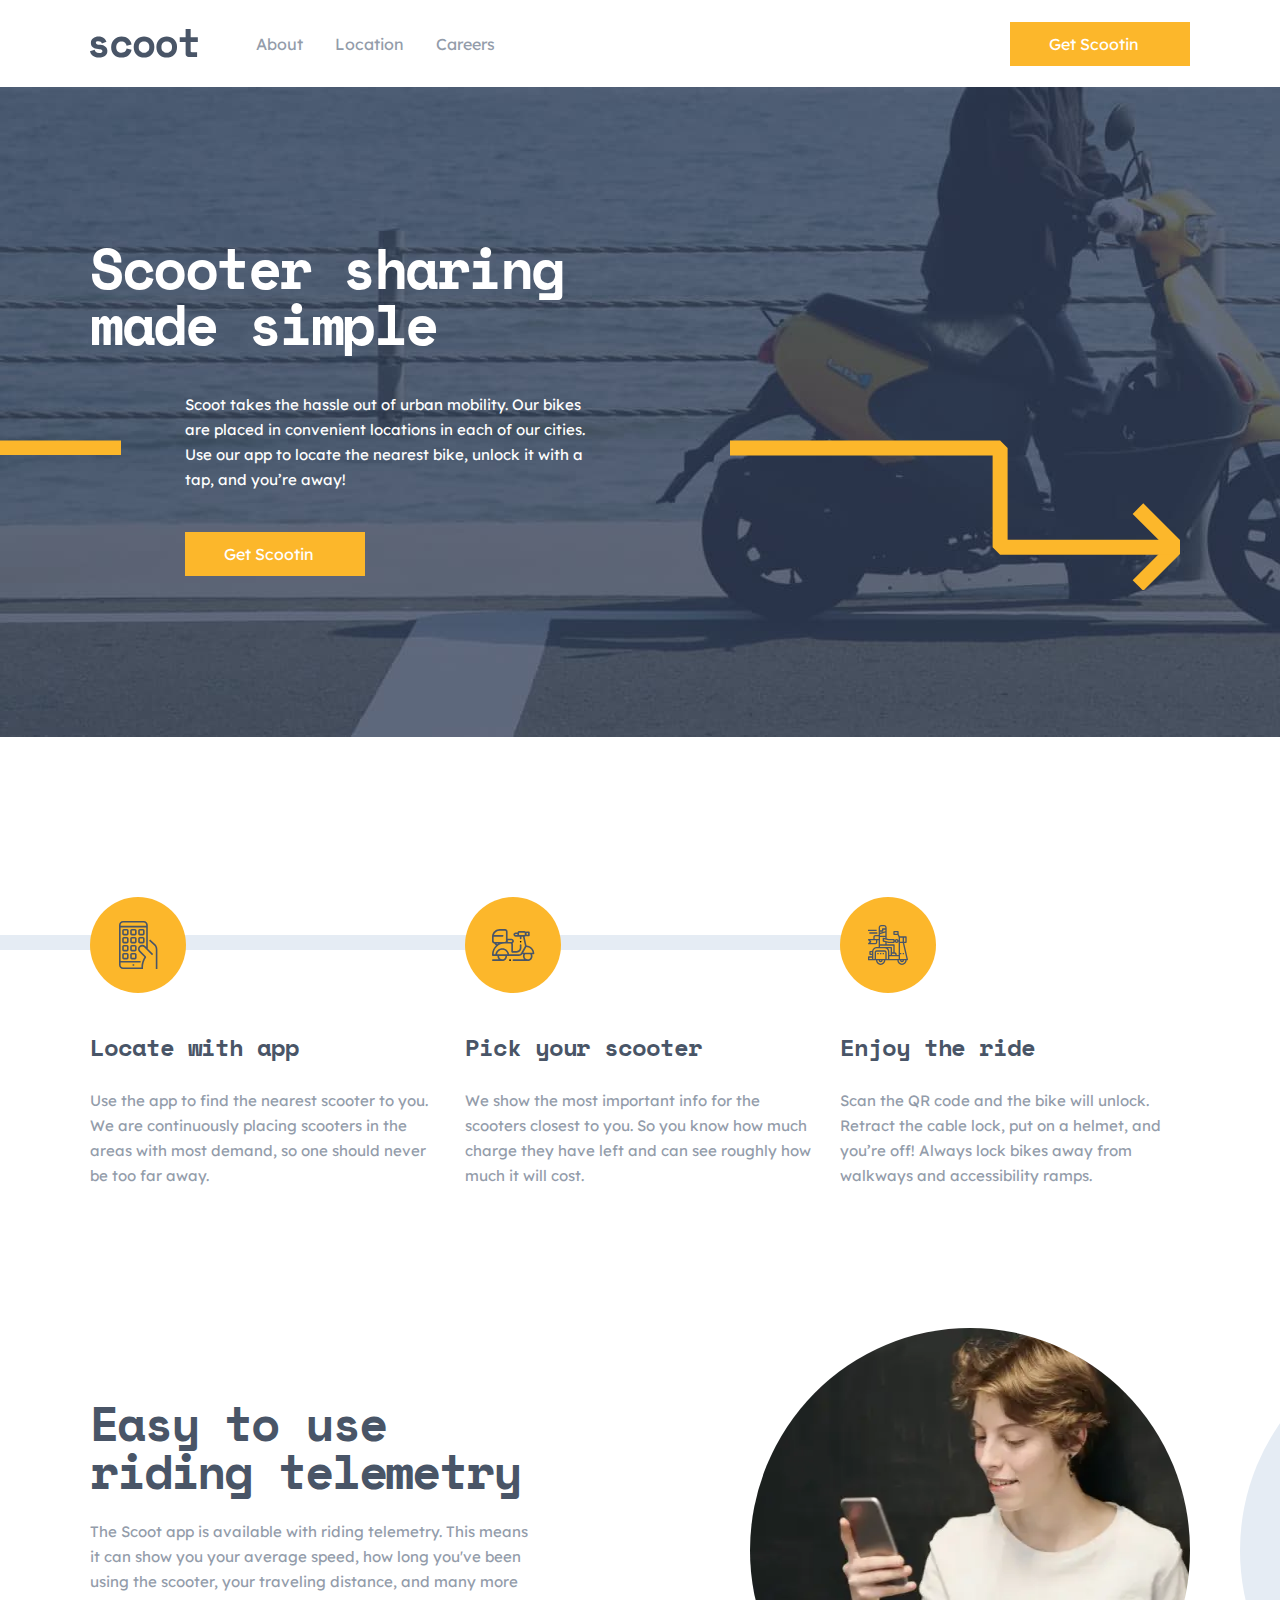
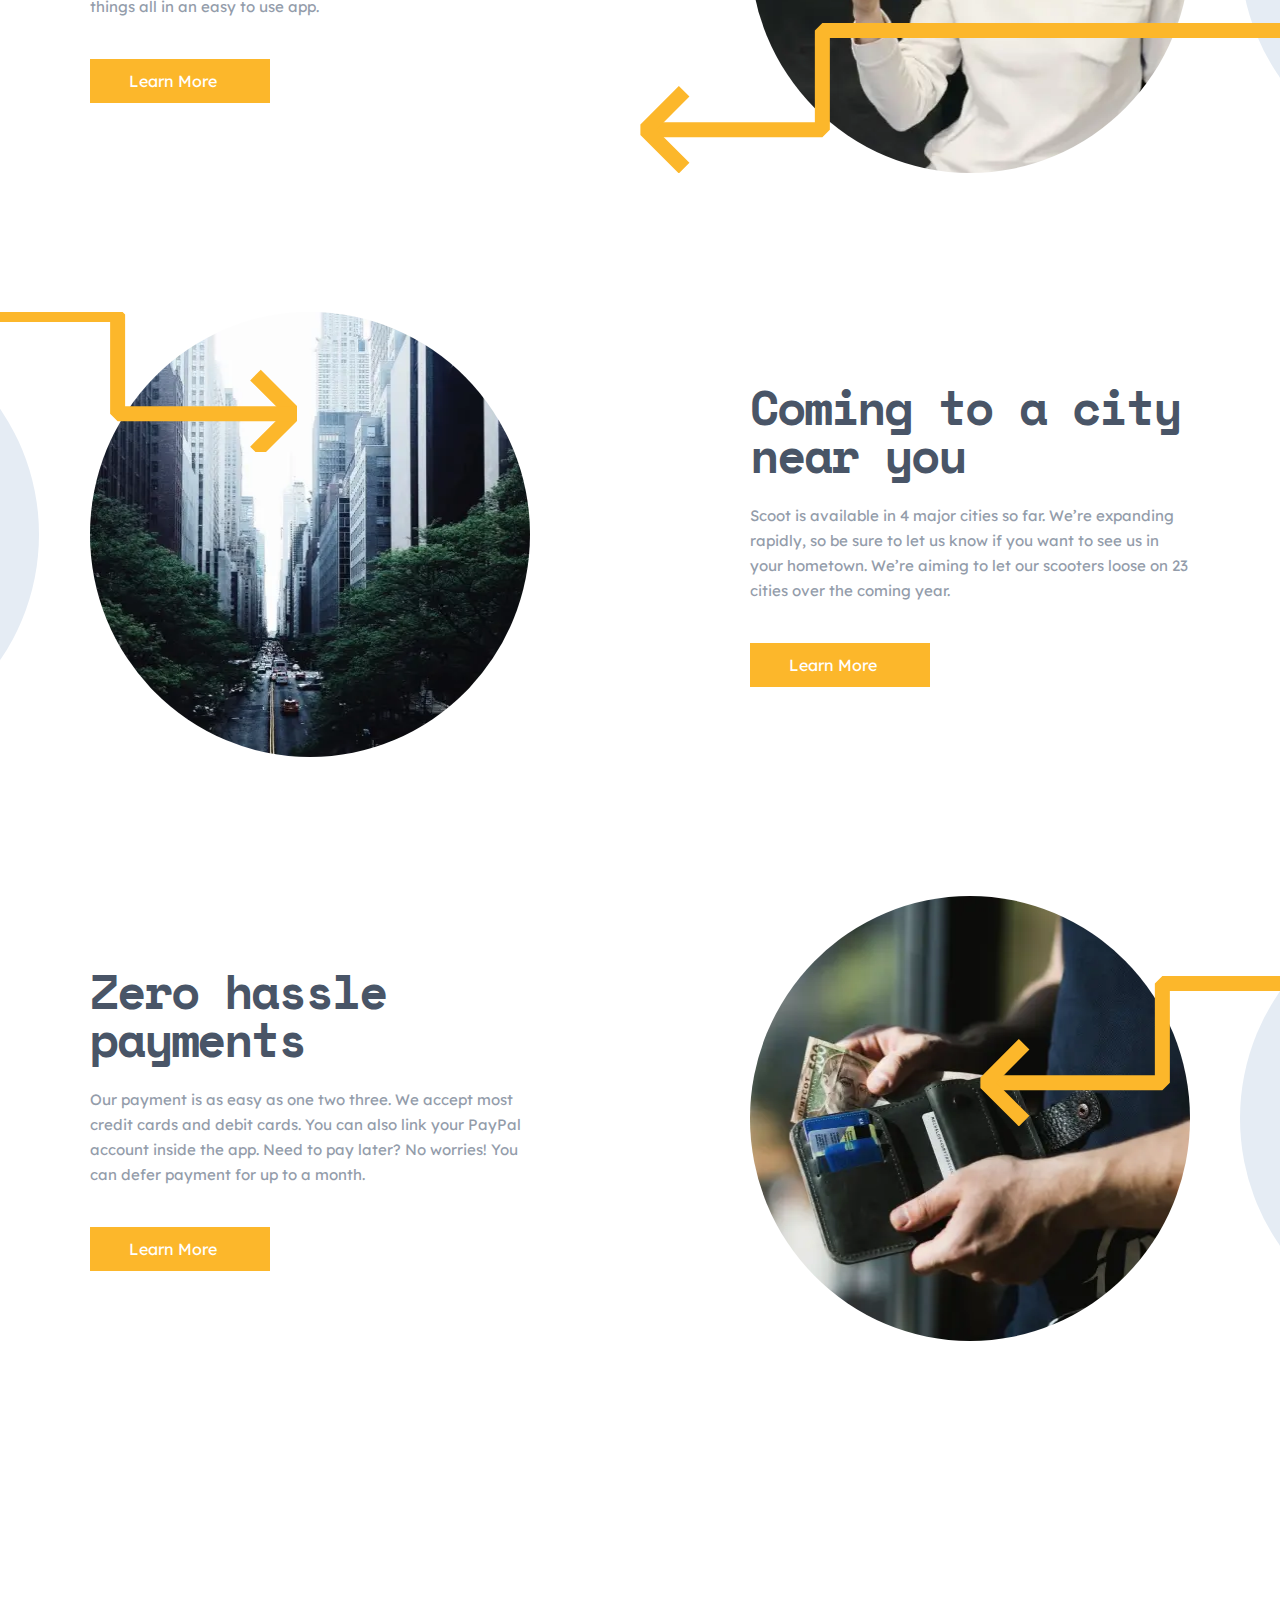
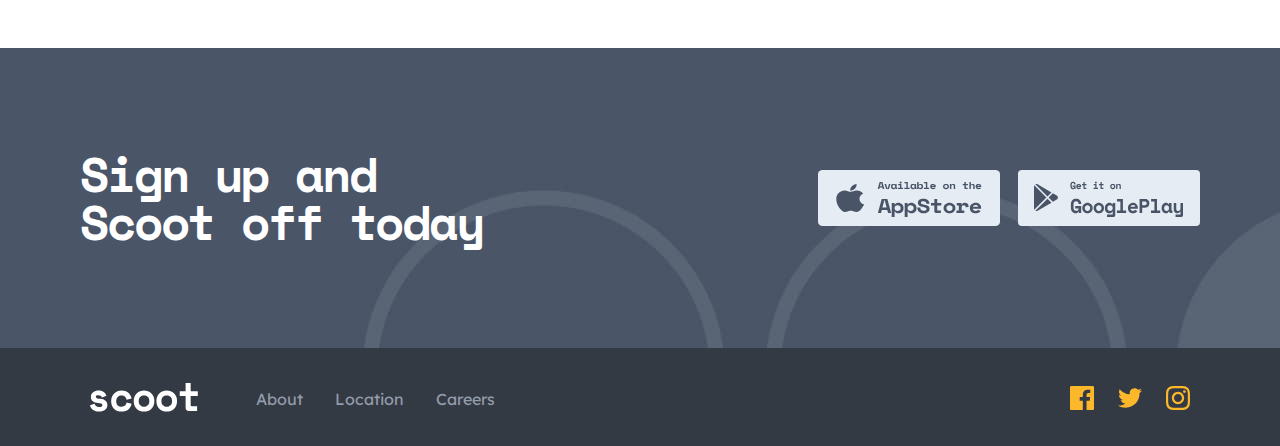
<file: index.html>
<!DOCTYPE html>
<html lang="en">

<head>
    <meta charset="UTF-8">
    <meta http-equiv="X-UA-Compatible" content="IE=edge">
    <meta name="viewport" content="width=device-width, initial-scale=1.0">
    <title>imtixon-2</title>
    <link rel="stylesheet" href="css/main.min.css">
</head>

<body>
    <h1 class="visually-hidden">scooter</h1>
    <header class="header">
        <div class="header__container container">
            <button class="burger" type="button"> <span class="burger__inner"></span></button>
            <a class="header__logo" href="index.html">
                <svg width="108" height="29" fill="none" xmlns="http://www.w3.org/2000/svg">
                    <path fill-rule="evenodd" clip-rule="evenodd"
                        d="M107.097 23.2V28h-8.3999c-.9066 0-1.6466-.2933-2.22-.88-.5733-.5867-.86-1.3333-.86-2.24V12.96h-5.88v-4.8h5.88V0h5.0399v8.16h7.16v4.8h-7.16V22c0 .8.36 1.2 1.08 1.2h5.36ZM9.12 28.56c2.6133 0 4.64-.5867 6.08-1.76 1.44-1.1733 2.16-2.7467 2.16-4.72v-.24c0-1.7867-.64-3.18-1.92-4.18-1.28-1-2.9333-1.6067-4.96-1.82-1.76-.1867-2.97333-.42-3.64-.7-.66667-.28-1-.74-1-1.38 0-.4533.21333-.8333.64-1.14.42667-.3067 1.06667-.46 1.92-.46.93333 0 1.6933.2067 2.28.62.5867.4133 1 .98 1.24 1.7l4.56-1.84c-.2133-.56-.52-1.14-.92-1.74-.4-.6-.92-1.14667-1.56-1.64-.64-.49333-1.42-.89333-2.34-1.2-.92-.30667-2.00667-.46-3.26-.46-.96 0-1.89333.13333-2.8.4-.90667.26667-1.70667.66-2.4 1.18-.69333.52-1.25333 1.1533-1.68 1.9-.42667.7467-.64 1.6133-.64 2.6v.24c0 1.8933.66 3.3267 1.98 4.3 1.32.9733 3.1 1.5533 5.34 1.74.82667.08 1.51333.1867 2.06.32.5467.1333.98.3 1.3.5.32.2.54.4133.66.64s.18.4733.18.74c0 .4533-.2333.8733-.7 1.26-.4667.3867-1.3267.58-2.58.58-1.41333 0-2.46-.32-3.14-.96-.68-.64-1.12667-1.3867-1.34-2.24L0 22.32c.133333.6933.393333 1.4067.78 2.14.38667.7333.94 1.4 1.66 2 .72.6 1.62667 1.1 2.72 1.5 1.09333.4 2.41333.6 3.96.6Zm22.4543 0c2.8267 0 5.0867-.72 6.78-2.16 1.6933-1.44 2.7667-3.3333 3.22-5.68l-4.96-1.24c-.24 1.3067-.7667 2.3467-1.58 3.12-.8133.7733-1.9933 1.16-3.54 1.16-.72 0-1.4-.1133-2.04-.34-.64-.2267-1.2-.5667-1.68-1.02-.48-.4533-.86-1.02-1.14-1.7-.28-.68-.42-1.46-.42-2.34v-.24c0-.88.14-1.6733.42-2.38.28-.7067.66-1.3067 1.14-1.8.48-.4933 1.04-.8733 1.68-1.14.64-.2667 1.32-.4 2.04-.4 1.5467 0 2.7467.4267 3.6 1.28s1.36 1.8667 1.52 3.04l4.96-1.28c-.4533-2.3467-1.54-4.24-3.26-5.68-1.72-1.44-3.9667-2.16-6.74-2.16-1.44 0-2.7933.24-4.06.72-1.2667.48-2.3733 1.17333-3.32 2.08-.9467.9067-1.6867 2-2.22 3.28-.5333 1.28-.8 2.72-.8 4.32v.48c0 1.6.2667 3.0267.8 4.28.5333 1.2533 1.2667 2.3067 2.2 3.16.9333.8533 2.0333 1.5067 3.3 1.96 1.2667.4533 2.6333.68 4.1.68Zm26.3543-.68c-1.24.4533-2.54.68-3.9.68-1.36 0-2.66-.2267-3.9-.68-1.24-.4533-2.34-1.1133-3.3-1.98s-1.72-1.9333-2.28-3.2c-.56-1.2667-.84-2.7267-.84-4.38v-.48c0-1.6267.28-3.0733.84-4.34.56-1.2667 1.32-2.34 2.28-3.22.96-.88 2.06-1.54667 3.3-2 1.24-.45333 2.54-.68 3.9-.68 1.36 0 2.66.22667 3.9.68 1.24.45333 2.34 1.12 3.3 2 .96.88 1.72 1.9533 2.28 3.22.56 1.2667.84 2.7133.84 4.34v.48c0 1.6533-.28 3.1133-.84 4.38-.56 1.2667-1.32 2.3333-2.28 3.2-.96.8667-2.06 1.5267-3.3 1.98Zm-3.9-4.12c-.72 0-1.4-.12-2.04-.36-.64-.24-1.2-.5867-1.68-1.04-.48-.4533-.86-1.0067-1.14-1.66-.28-.6533-.42-1.3933-.42-2.22v-.8c0-.8267.14-1.5667.42-2.22.28-.6533.66-1.2067 1.14-1.66.48-.4533 1.04-.8 1.68-1.04.64-.24 1.32-.36 2.04-.36s1.4.12 2.04.36c.64.24 1.2.5867 1.68 1.04.48.4533.86 1.0067 1.14 1.66.28.6533.42 1.3933.42 2.22v.8c0 .8267-.14 1.5667-.42 2.22-.28.6533-.66 1.2067-1.14 1.66-.48.4533-1.04.8-1.68 1.04-.64.24-1.32.36-2.04.36Zm26.5943 4.12c-1.24.4533-2.54.68-3.9.68-1.36 0-2.66-.2267-3.9-.68-1.24-.4533-2.34-1.1133-3.3-1.98s-1.72-1.9333-2.28-3.2c-.56-1.2667-.84-2.7267-.84-4.38v-.48c0-1.6267.28-3.0733.84-4.34.56-1.2667 1.32-2.34 2.28-3.22.96-.88 2.06-1.54667 3.3-2 1.24-.45333 2.54-.68 3.9-.68 1.36 0 2.66.22667 3.9.68 1.24.45333 2.34 1.12 3.3 2 .96.88 1.72 1.9533 2.28 3.22.56 1.2667.84 2.7133.84 4.34v.48c0 1.6533-.28 3.1133-.84 4.38-.56 1.2667-1.32 2.3333-2.28 3.2-.96.8667-2.06 1.5267-3.3 1.98Zm-3.9-4.12c-.72 0-1.4-.12-2.04-.36-.64-.24-1.2-.5867-1.68-1.04-.48-.4533-.86-1.0067-1.14-1.66-.28-.6533-.42-1.3933-.42-2.22v-.8c0-.8267.14-1.5667.42-2.22.28-.6533.66-1.2067 1.14-1.66.48-.4533 1.04-.8 1.68-1.04.64-.24 1.32-.36 2.04-.36s1.4.12 2.04.36c.64.24 1.2.5867 1.68 1.04.48.4533.86 1.0067 1.14 1.66.28.6533.42 1.3933.42 2.22v.8c0 .8267-.14 1.5667-.42 2.22-.28.6533-.66 1.2067-1.14 1.66-.48.4533-1.04.8-1.68 1.04-.64.24-1.32.36-2.04.36Z"
                        fill="#495567" /></svg>
            </a>
            <nav class="nav header__nav">
                <ul class="nav__list">
                    <li class="nav__item">
                        <a class="nav__link" href="about.html">About</a>
                    </li>
                    <li class="nav__item">
                        <a class="nav__link" href="#">Location</a>
                    </li>
                    <li class="nav__item">
                        <a class="nav__link" href="">Careers</a>
                    </li>
                </ul>
            </nav>
            <a class="main-link header__link" href="#">Get Scootin</a>
        </div>
    </header>
    <main>
        <div class="intro">
            <div class="container intro__container">
                <p class="intro__title">
                    Scooter sharing made simple
                </p>
                <div class="intro-wrapper">
                    <p class="intro__text">
                        Scoot takes the hassle out of urban mobility. Our bikes are placed in convenient locations
                        in each of our cities. Use our app to locate the nearest bike, unlock it with a tap, and you’re
                        away!
                    </p>
                    <a class="main-link intro__link" href="#">Get Scootin</a>
                </div>
            </div>
        </div>
        <section class="guide container">
            <div class="container">
                <h2 class="visually-hidden">guide</h2>
                <ol class="guide__list">
                    <li class="guide__item guide__item--app">
                        <h3 class="guide__item-title">Locate with app</h3>
                        <p class="guide__item-text">
                            Use the app to find the nearest scooter to you. We are continuously placing scooters in the
                            areas with most demand, so one should never be too far away.
                        </p>
                    </li>
                    <li class="guide__item guide__item--scooter">
                        <h3 class="guide__item-title">Pick your scooter</h3>
                        <p class="guide__item-text">
                            We show the most important info for the scooters closest to you. So you know how much
                            charge
                            they have left and can see roughly how much it will cost.
                        </p>
                    </li>
                    <li class="guide__item guide__item--ride">
                        <h3 class="guide__item-title">Enjoy the ride</h3>
                        <p class="guide__item-text">
                            Scan the QR code and the bike will unlock. Retract the cable lock, put on a helmet, and
                            you’re off! Always lock bikes away from walkways and accessibility ramps.
                        </p>
                    </li>
                </ol>
            </div>
        </section>
        <section class="benifits">
            <div class="container">
                <h2 class="visually-hidden">Good sides</h2>
                <ul class="benifits__list">
                    <li class="benifits__item benifits__item--easy">
                        <picture>
                            <source type="image/webp" media="(max-width: 767px)"
                                srcset="img/telephone-mobile@2x.webp 2x, img/telephone-mobile.webp 1x">
                            <source type="image/webp" srcset="img/telephone@2x.webp 2x, img/telephone.webp 1x">

                            <source media="(max-width: 767px)"
                                srcset="img/telephone-mobile@2x.jpg 2x, img/telephone-mobile.jpg 1x">
                            <img class="benifits__img" src="img/telephone.jpg"
                                srcset="img/telephone@2x.jpg 2x, img/telephone.jpg 1x" alt="telefonli qiz" width="445"
                                height="445">
                        </picture>
                        <div class="benifits__wrapper">
                            <h3 class="benifits__title">Easy to use riding telemetry</h3>
                            <p class="benifits__text">The Scoot app is available with riding telemetry. This means it
                                can
                                show you your average speed, how long you've been using the scooter, your traveling
                                distance, and many more things all in an easy to use app.</p>
                            <a class="main-link benifits__link" href="#" target="_blank">Learn More</a>
                        </div>
                    </li>
                    <li class="benifits__item benifits__item--coming">
                        <picture>
                            <source type="image/webp" media="(max-width: 767px)"
                                srcset="img/manzara-mobile@2x.webp 2x, img/manzara-mobile.webp 1x">
                            <source type="image/webp" srcset="img/manzara@2x.webp 2x, img/manzara.webp 1x">

                            <source media="(max-width: 767px)"
                                srcset="img/manzara-mobile@2x.jpg 2x, img/manzara-mobile.jpg 1x">
                            <img class="benifits__img" src="img/manzara.jpg"
                                srcset="img/manzara@2x.jpg 2x, img/manzara.jpg 1x" alt="manzali joy" width="445"
                                height="445">
                        </picture>
                        <div class="benifits__wrapper">
                            <h3 class="benifits__title">Coming to a city near you</h3>
                            <p class="benifits__text">Scoot is available in 4 major cities so far. We’re expanding
                                rapidly,
                                so be sure to let us know if you want to see us in your hometown. We’re aiming to let
                                our
                                scooters loose on 23 cities over the coming year.</p>
                            <a class="main-link benifits__link" href="#" target="_blank">Learn More</a>
                        </div>
                    </li>
                    <li class="benifits__item benifits__item--zero">
                        <picture>
                            <source type="image/webp" media="(max-width: 767px)"
                                srcset="img/xamyon-mobile@2x.webp 2x, img/xamyon-mobile.webp 1x">
                            <source type="image/webp" srcset="img/xamyon@2x.webp 2x, img/xamyon.webp 1x">
                            <source media="(max-width: 767px)"
                                srcset="img/xamyon-mobile@2x.jpg 2x, img/xamyon-mobile.jpg 1x">
                            <img class="benifits__img" src="img/xamyon.jpg"
                                srcset="img/xamyon@2x.jpg 2x, img/xamyon.jpg 1x" alt="pulli hamyon" width="445"
                                height="445">
                        </picture>
                        <div class="benifits__wrapper">
                            <h3 class="benifits__title">Zero hassle payments</h3>
                            <p class="benifits__text">Our payment is as easy as one two three. We accept most credit
                                cards
                                and
                                debit cards. You can also link your PayPal account inside the app. Need to pay later? No
                                worries! You can defer payment for up to a month.</p>
                            <a class="main-link benifits__link" href="#" target="_blank">Learn More</a>
                        </div>
                    </li>
                </ul>
            </div>
        </section>
        <section class="cta">
            <div class="container cta__container">
                <h2 class="cta__title">Sign up and Scoot off today</h2>
                <ul class="cta__list">
                    <li class="cta__item">
                        <a href="#">
                            <img class="cta__list-img" src="img/appstory.svg" alt="app story" width="159" height="56">
                        </a>
                    </li>
                    <li class="cta__item">
                        <a href="#">
                            <img class="cta__list-img" src="img/playmarket.svg" alt="play market" width="182"
                                height="56">
                        </a>
                    </li>
                </ul>
            </div>
        </section>
    </main>
    <footer class="footer">
        <div class="container footer__container">
            <a href="index.html">
                <svg width="108" height="29" fill="none" xmlns="http://www.w3.org/2000/svg">
                    <path fill-rule="evenodd" clip-rule="evenodd"
                        d="M107.097 23.2V28h-8.3999c-.9066 0-1.6466-.2933-2.22-.88-.5733-.5867-.86-1.3333-.86-2.24V12.96h-5.88v-4.8h5.88V0h5.0399v8.16h7.16v4.8h-7.16V22c0 .8.36 1.2 1.08 1.2h5.36ZM9.12 28.56c2.6133 0 4.64-.5867 6.08-1.76 1.44-1.1733 2.16-2.7467 2.16-4.72v-.24c0-1.7867-.64-3.18-1.92-4.18-1.28-1-2.9333-1.6067-4.96-1.82-1.76-.1867-2.97333-.42-3.64-.7-.66667-.28-1-.74-1-1.38 0-.4533.21333-.8333.64-1.14.42667-.3067 1.06667-.46 1.92-.46.93333 0 1.6933.2067 2.28.62.5867.4133 1 .98 1.24 1.7l4.56-1.84c-.2133-.56-.52-1.14-.92-1.74-.4-.6-.92-1.14667-1.56-1.64-.64-.49333-1.42-.89333-2.34-1.2-.92-.30667-2.00667-.46-3.26-.46-.96 0-1.89333.13333-2.8.4-.90667.26667-1.70667.66-2.4 1.18-.69333.52-1.25333 1.1533-1.68 1.9-.42667.7467-.64 1.6133-.64 2.6v.24c0 1.8933.66 3.3267 1.98 4.3 1.32.9733 3.1 1.5533 5.34 1.74.82667.08 1.51333.1867 2.06.32.5467.1333.98.3 1.3.5.32.2.54.4133.66.64s.18.4733.18.74c0 .4533-.2333.8733-.7 1.26-.4667.3867-1.3267.58-2.58.58-1.41333 0-2.46-.32-3.14-.96-.68-.64-1.12667-1.3867-1.34-2.24L0 22.32c.133333.6933.393333 1.4067.78 2.14.38667.7333.94 1.4 1.66 2 .72.6 1.62667 1.1 2.72 1.5 1.09333.4 2.41333.6 3.96.6Zm22.4543 0c2.8267 0 5.0867-.72 6.78-2.16 1.6933-1.44 2.7667-3.3333 3.22-5.68l-4.96-1.24c-.24 1.3067-.7667 2.3467-1.58 3.12-.8133.7733-1.9933 1.16-3.54 1.16-.72 0-1.4-.1133-2.04-.34-.64-.2267-1.2-.5667-1.68-1.02-.48-.4533-.86-1.02-1.14-1.7-.28-.68-.42-1.46-.42-2.34v-.24c0-.88.14-1.6733.42-2.38.28-.7067.66-1.3067 1.14-1.8.48-.4933 1.04-.8733 1.68-1.14.64-.2667 1.32-.4 2.04-.4 1.5467 0 2.7467.4267 3.6 1.28s1.36 1.8667 1.52 3.04l4.96-1.28c-.4533-2.3467-1.54-4.24-3.26-5.68-1.72-1.44-3.9667-2.16-6.74-2.16-1.44 0-2.7933.24-4.06.72-1.2667.48-2.3733 1.17333-3.32 2.08-.9467.9067-1.6867 2-2.22 3.28-.5333 1.28-.8 2.72-.8 4.32v.48c0 1.6.2667 3.0267.8 4.28.5333 1.2533 1.2667 2.3067 2.2 3.16.9333.8533 2.0333 1.5067 3.3 1.96 1.2667.4533 2.6333.68 4.1.68Zm26.3543-.68c-1.24.4533-2.54.68-3.9.68-1.36 0-2.66-.2267-3.9-.68-1.24-.4533-2.34-1.1133-3.3-1.98s-1.72-1.9333-2.28-3.2c-.56-1.2667-.84-2.7267-.84-4.38v-.48c0-1.6267.28-3.0733.84-4.34.56-1.2667 1.32-2.34 2.28-3.22.96-.88 2.06-1.54667 3.3-2 1.24-.45333 2.54-.68 3.9-.68 1.36 0 2.66.22667 3.9.68 1.24.45333 2.34 1.12 3.3 2 .96.88 1.72 1.9533 2.28 3.22.56 1.2667.84 2.7133.84 4.34v.48c0 1.6533-.28 3.1133-.84 4.38-.56 1.2667-1.32 2.3333-2.28 3.2-.96.8667-2.06 1.5267-3.3 1.98Zm-3.9-4.12c-.72 0-1.4-.12-2.04-.36-.64-.24-1.2-.5867-1.68-1.04-.48-.4533-.86-1.0067-1.14-1.66-.28-.6533-.42-1.3933-.42-2.22v-.8c0-.8267.14-1.5667.42-2.22.28-.6533.66-1.2067 1.14-1.66.48-.4533 1.04-.8 1.68-1.04.64-.24 1.32-.36 2.04-.36s1.4.12 2.04.36c.64.24 1.2.5867 1.68 1.04.48.4533.86 1.0067 1.14 1.66.28.6533.42 1.3933.42 2.22v.8c0 .8267-.14 1.5667-.42 2.22-.28.6533-.66 1.2067-1.14 1.66-.48.4533-1.04.8-1.68 1.04-.64.24-1.32.36-2.04.36Zm26.5943 4.12c-1.24.4533-2.54.68-3.9.68-1.36 0-2.66-.2267-3.9-.68-1.24-.4533-2.34-1.1133-3.3-1.98s-1.72-1.9333-2.28-3.2c-.56-1.2667-.84-2.7267-.84-4.38v-.48c0-1.6267.28-3.0733.84-4.34.56-1.2667 1.32-2.34 2.28-3.22.96-.88 2.06-1.54667 3.3-2 1.24-.45333 2.54-.68 3.9-.68 1.36 0 2.66.22667 3.9.68 1.24.45333 2.34 1.12 3.3 2 .96.88 1.72 1.9533 2.28 3.22.56 1.2667.84 2.7133.84 4.34v.48c0 1.6533-.28 3.1133-.84 4.38-.56 1.2667-1.32 2.3333-2.28 3.2-.96.8667-2.06 1.5267-3.3 1.98Zm-3.9-4.12c-.72 0-1.4-.12-2.04-.36-.64-.24-1.2-.5867-1.68-1.04-.48-.4533-.86-1.0067-1.14-1.66-.28-.6533-.42-1.3933-.42-2.22v-.8c0-.8267.14-1.5667.42-2.22.28-.6533.66-1.2067 1.14-1.66.48-.4533 1.04-.8 1.68-1.04.64-.24 1.32-.36 2.04-.36s1.4.12 2.04.36c.64.24 1.2.5867 1.68 1.04.48.4533.86 1.0067 1.14 1.66.28.6533.42 1.3933.42 2.22v.8c0 .8267-.14 1.5667-.42 2.22-.28.6533-.66 1.2067-1.14 1.66-.48.4533-1.04.8-1.68 1.04-.64.24-1.32.36-2.04.36Z"
                        fill="#FFFFFF" /></svg>
            </a>
            <nav class="nav">
                <ul class="nav__list footer__nav">
                    <li class="nav__item footer__nav-item">
                        <a class="nav__link" href="about.html" target="_blank">About</a>
                    </li>
                    <li class="nav__item footer__nav-item">
                        <a class="nav__link" href="#" target="_blank">Location</a>
                    </li>
                    <li class="nav__item footer__nav-item">
                        <a class="nav__link" href="#" target="_blank">Careers</a>
                    </li>
                </ul>
            </nav>
            <ul class="footer__list">
                <li class="footer__item"><a class="footer__item-link" href="#" target="_blank">
                        <svg width="24" height="24" fill="none" xmlns="http://www.w3.org/2000/svg">
                            <path
                                d="M22.675 0H1.325C.593 0 0 .593 0 1.325v21.351C0 23.407.593 24 1.325 24H12.82v-9.294H9.692v-3.622h3.128V8.413c0-3.1 1.893-4.788 4.659-4.788 1.325 0 2.463.099 2.795.143v3.24l-1.918.001c-1.504 0-1.795.715-1.795 1.763v2.313h3.587l-.467 3.622h-3.12V24h6.116c.73 0 1.323-.593 1.323-1.325V1.325C24 .593 23.407 0 22.675 0Z"
                                fill="currentColor" /></svg>
                    </a></li>
                <li class="footer__item"><a class="footer__item-link" href="#" target="_blank">
                        <svg width="24" height="20" fill="none" xmlns="http://www.w3.org/2000/svg">
                            <path
                                d="M24 2.55699c-.883.392-1.832.656-2.828.775 1.017-.609 1.798-1.574 2.165-2.724004-.951.564004-2.005.974004-3.127 1.195004C19.313.845986 18.032.247986 16.616.247986c-3.179 0-5.515 2.966004-4.797 6.045004-4.091-.205-7.719-2.165-10.148-5.144-1.29 2.213-.669 5.108 1.523 6.574-.806-.026-1.566-.247-2.229-.616-.054 2.281 1.581 4.41501 3.949 4.89001-.693.188-1.452.232-2.224.084.626 1.956 2.444 3.379 4.6 3.419-2.07 1.623-4.678 2.348-7.29 2.04 2.179 1.397 4.768 2.212 7.548 2.212 9.142 0 14.307-7.721 13.995-14.64601.962-.695 1.797-1.562 2.457-2.549Z"
                                fill="currentColor" /></svg>
                    </a></li>
                <li class="footer__item"><a class="footer__item-link" href="#" target="_blank">
                        <svg width="24" height="24" fill="none" xmlns="http://www.w3.org/2000/svg">
                            <path fill-rule="evenodd" clip-rule="evenodd"
                                d="M12 0C8.741 0 8.333.014 7.053.072 2.695.272.273 2.69.073 7.052.014 8.333 0 8.741 0 12c0 3.259.014 3.668.072 4.948.2 4.358 2.618 6.78 6.98 6.98C8.333 23.986 8.741 24 12 24c3.259 0 3.668-.014 4.948-.072 4.354-.2 6.782-2.618 6.979-6.98.059-1.28.073-1.689.073-4.948 0-3.259-.014-3.667-.072-4.947-.196-4.354-2.617-6.78-6.979-6.98C15.668.014 15.259 0 12 0Zm0 2.163c3.204 0 3.584.012 4.85.07 3.252.148 4.771 1.691 4.919 4.919.058 1.265.069 1.645.069 4.849 0 3.205-.012 3.584-.069 4.849-.149 3.225-1.664 4.771-4.919 4.919-1.266.058-1.644.07-4.85.07-3.204 0-3.584-.012-4.849-.07-3.26-.149-4.771-1.699-4.919-4.92-.058-1.265-.07-1.644-.07-4.849 0-3.204.013-3.583.07-4.849.149-3.227 1.664-4.771 4.919-4.919 1.266-.057 1.645-.069 4.849-.069ZM5.838 12c0-3.403 2.759-6.162 6.162-6.162S18.162 8.597 18.162 12c0 3.404-2.759 6.163-6.162 6.163S5.838 15.403 5.838 12ZM12 16c-2.209 0-4-1.79-4-4 0-2.209 1.791-4 4-4s4 1.791 4 4c0 2.21-1.791 4-4 4Zm4.965-10.405c0-.795.645-1.44 1.441-1.44.795 0 1.439.645 1.439 1.44 0 .795-.644 1.44-1.439 1.44-.796 0-1.441-.645-1.441-1.44Z"
                                fill="currentColor" /></svg>
                    </a></li>
            </ul>
        </div>
    </footer>



    <script src="js/main.js"></script>
</body>

</html>
</file>
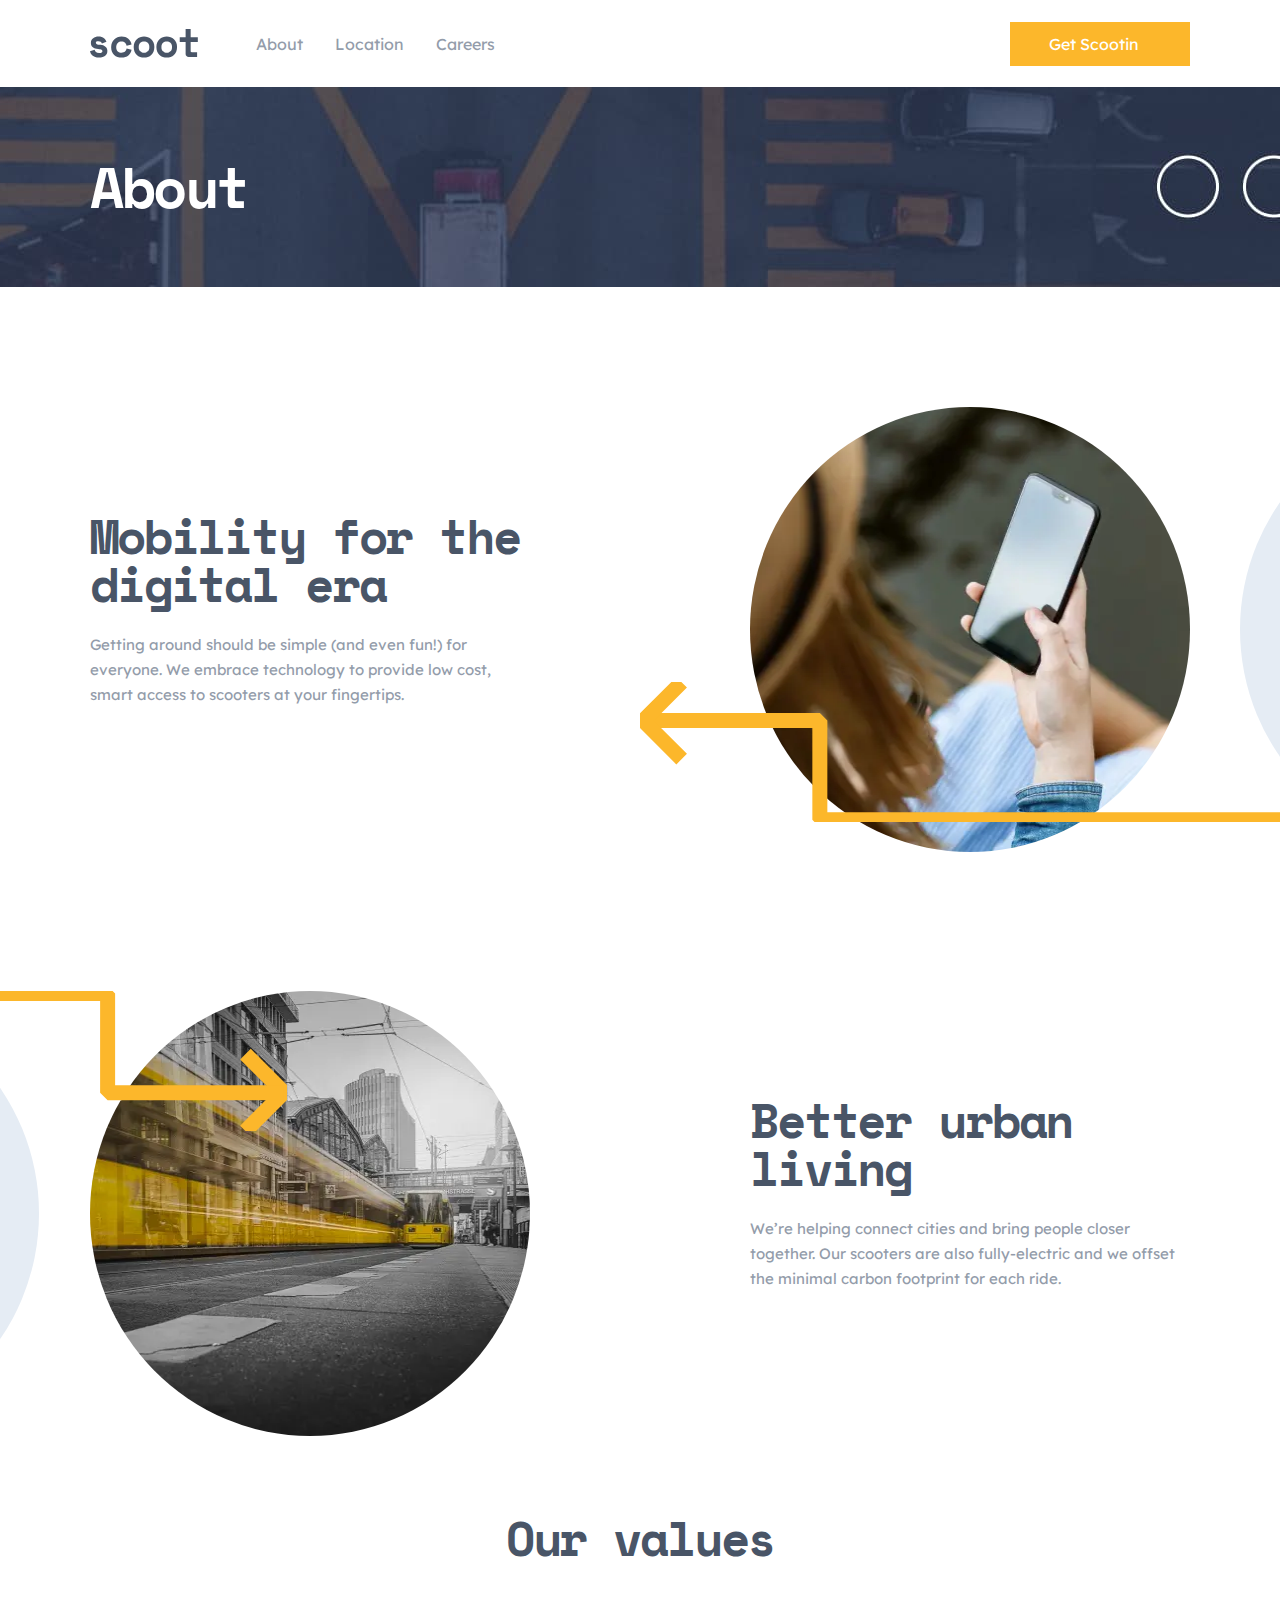
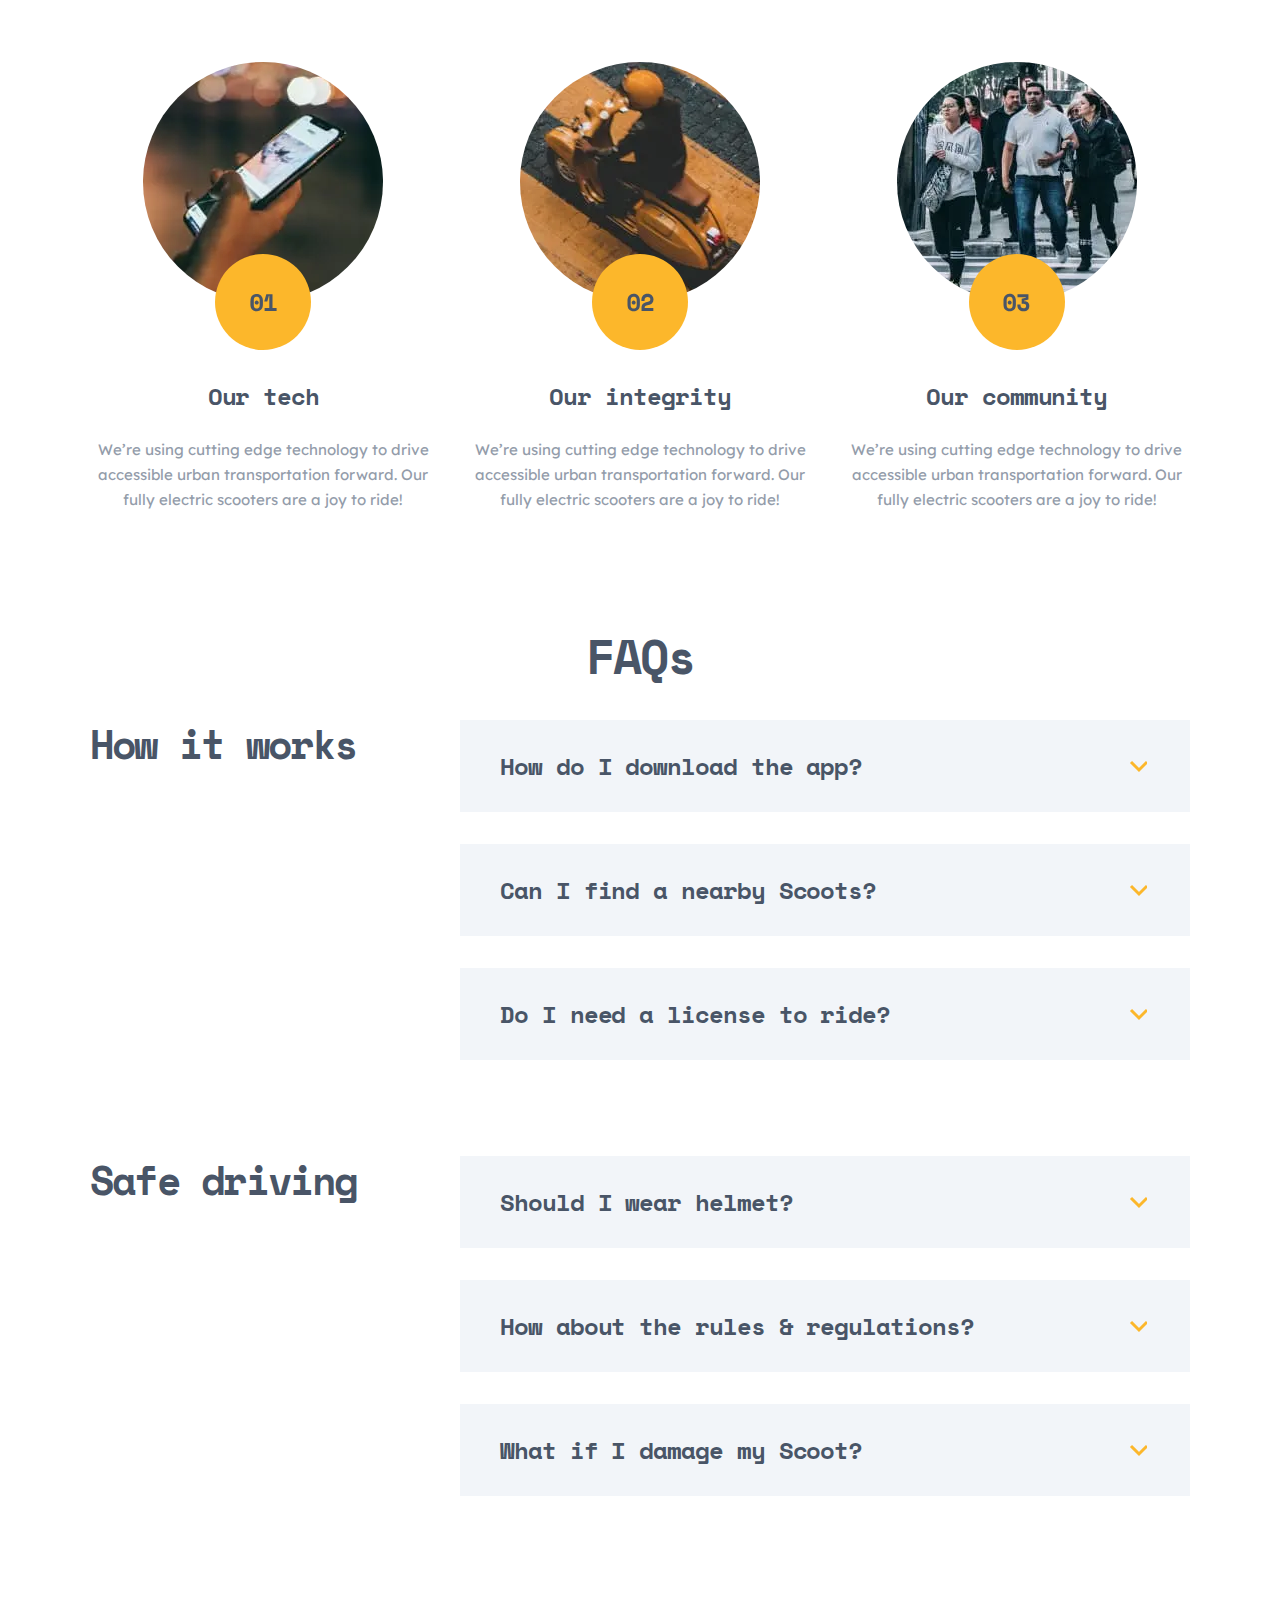
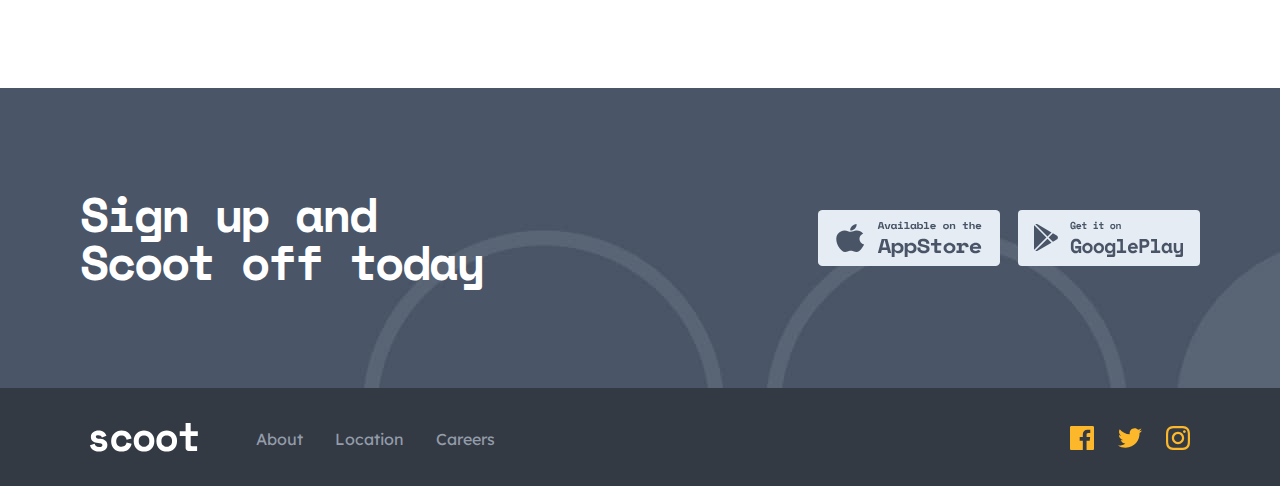
<file: about.html>
<!DOCTYPE html>
<html lang="en">

<head>
    <meta charset="UTF-8">
    <meta http-equiv="X-UA-Compatible" content="IE=edge">
    <meta name="viewport" content="width=device-width, initial-scale=1.0">
    <title>imtixon-2</title>
    <link rel="stylesheet" href="css/main.min.css">
</head>

<body>
    <header class="header">
        <div class="header__container container">
            <button class="burger" type="button"> <span class="burger__inner"></span></button>
            <a class="header__logo" href="index.html">
                <svg width="108" height="29" fill="none" xmlns="http://www.w3.org/2000/svg">
                    <path fill-rule="evenodd" clip-rule="evenodd"
                        d="M107.097 23.2V28h-8.3999c-.9066 0-1.6466-.2933-2.22-.88-.5733-.5867-.86-1.3333-.86-2.24V12.96h-5.88v-4.8h5.88V0h5.0399v8.16h7.16v4.8h-7.16V22c0 .8.36 1.2 1.08 1.2h5.36ZM9.12 28.56c2.6133 0 4.64-.5867 6.08-1.76 1.44-1.1733 2.16-2.7467 2.16-4.72v-.24c0-1.7867-.64-3.18-1.92-4.18-1.28-1-2.9333-1.6067-4.96-1.82-1.76-.1867-2.97333-.42-3.64-.7-.66667-.28-1-.74-1-1.38 0-.4533.21333-.8333.64-1.14.42667-.3067 1.06667-.46 1.92-.46.93333 0 1.6933.2067 2.28.62.5867.4133 1 .98 1.24 1.7l4.56-1.84c-.2133-.56-.52-1.14-.92-1.74-.4-.6-.92-1.14667-1.56-1.64-.64-.49333-1.42-.89333-2.34-1.2-.92-.30667-2.00667-.46-3.26-.46-.96 0-1.89333.13333-2.8.4-.90667.26667-1.70667.66-2.4 1.18-.69333.52-1.25333 1.1533-1.68 1.9-.42667.7467-.64 1.6133-.64 2.6v.24c0 1.8933.66 3.3267 1.98 4.3 1.32.9733 3.1 1.5533 5.34 1.74.82667.08 1.51333.1867 2.06.32.5467.1333.98.3 1.3.5.32.2.54.4133.66.64s.18.4733.18.74c0 .4533-.2333.8733-.7 1.26-.4667.3867-1.3267.58-2.58.58-1.41333 0-2.46-.32-3.14-.96-.68-.64-1.12667-1.3867-1.34-2.24L0 22.32c.133333.6933.393333 1.4067.78 2.14.38667.7333.94 1.4 1.66 2 .72.6 1.62667 1.1 2.72 1.5 1.09333.4 2.41333.6 3.96.6Zm22.4543 0c2.8267 0 5.0867-.72 6.78-2.16 1.6933-1.44 2.7667-3.3333 3.22-5.68l-4.96-1.24c-.24 1.3067-.7667 2.3467-1.58 3.12-.8133.7733-1.9933 1.16-3.54 1.16-.72 0-1.4-.1133-2.04-.34-.64-.2267-1.2-.5667-1.68-1.02-.48-.4533-.86-1.02-1.14-1.7-.28-.68-.42-1.46-.42-2.34v-.24c0-.88.14-1.6733.42-2.38.28-.7067.66-1.3067 1.14-1.8.48-.4933 1.04-.8733 1.68-1.14.64-.2667 1.32-.4 2.04-.4 1.5467 0 2.7467.4267 3.6 1.28s1.36 1.8667 1.52 3.04l4.96-1.28c-.4533-2.3467-1.54-4.24-3.26-5.68-1.72-1.44-3.9667-2.16-6.74-2.16-1.44 0-2.7933.24-4.06.72-1.2667.48-2.3733 1.17333-3.32 2.08-.9467.9067-1.6867 2-2.22 3.28-.5333 1.28-.8 2.72-.8 4.32v.48c0 1.6.2667 3.0267.8 4.28.5333 1.2533 1.2667 2.3067 2.2 3.16.9333.8533 2.0333 1.5067 3.3 1.96 1.2667.4533 2.6333.68 4.1.68Zm26.3543-.68c-1.24.4533-2.54.68-3.9.68-1.36 0-2.66-.2267-3.9-.68-1.24-.4533-2.34-1.1133-3.3-1.98s-1.72-1.9333-2.28-3.2c-.56-1.2667-.84-2.7267-.84-4.38v-.48c0-1.6267.28-3.0733.84-4.34.56-1.2667 1.32-2.34 2.28-3.22.96-.88 2.06-1.54667 3.3-2 1.24-.45333 2.54-.68 3.9-.68 1.36 0 2.66.22667 3.9.68 1.24.45333 2.34 1.12 3.3 2 .96.88 1.72 1.9533 2.28 3.22.56 1.2667.84 2.7133.84 4.34v.48c0 1.6533-.28 3.1133-.84 4.38-.56 1.2667-1.32 2.3333-2.28 3.2-.96.8667-2.06 1.5267-3.3 1.98Zm-3.9-4.12c-.72 0-1.4-.12-2.04-.36-.64-.24-1.2-.5867-1.68-1.04-.48-.4533-.86-1.0067-1.14-1.66-.28-.6533-.42-1.3933-.42-2.22v-.8c0-.8267.14-1.5667.42-2.22.28-.6533.66-1.2067 1.14-1.66.48-.4533 1.04-.8 1.68-1.04.64-.24 1.32-.36 2.04-.36s1.4.12 2.04.36c.64.24 1.2.5867 1.68 1.04.48.4533.86 1.0067 1.14 1.66.28.6533.42 1.3933.42 2.22v.8c0 .8267-.14 1.5667-.42 2.22-.28.6533-.66 1.2067-1.14 1.66-.48.4533-1.04.8-1.68 1.04-.64.24-1.32.36-2.04.36Zm26.5943 4.12c-1.24.4533-2.54.68-3.9.68-1.36 0-2.66-.2267-3.9-.68-1.24-.4533-2.34-1.1133-3.3-1.98s-1.72-1.9333-2.28-3.2c-.56-1.2667-.84-2.7267-.84-4.38v-.48c0-1.6267.28-3.0733.84-4.34.56-1.2667 1.32-2.34 2.28-3.22.96-.88 2.06-1.54667 3.3-2 1.24-.45333 2.54-.68 3.9-.68 1.36 0 2.66.22667 3.9.68 1.24.45333 2.34 1.12 3.3 2 .96.88 1.72 1.9533 2.28 3.22.56 1.2667.84 2.7133.84 4.34v.48c0 1.6533-.28 3.1133-.84 4.38-.56 1.2667-1.32 2.3333-2.28 3.2-.96.8667-2.06 1.5267-3.3 1.98Zm-3.9-4.12c-.72 0-1.4-.12-2.04-.36-.64-.24-1.2-.5867-1.68-1.04-.48-.4533-.86-1.0067-1.14-1.66-.28-.6533-.42-1.3933-.42-2.22v-.8c0-.8267.14-1.5667.42-2.22.28-.6533.66-1.2067 1.14-1.66.48-.4533 1.04-.8 1.68-1.04.64-.24 1.32-.36 2.04-.36s1.4.12 2.04.36c.64.24 1.2.5867 1.68 1.04.48.4533.86 1.0067 1.14 1.66.28.6533.42 1.3933.42 2.22v.8c0 .8267-.14 1.5667-.42 2.22-.28.6533-.66 1.2067-1.14 1.66-.48.4533-1.04.8-1.68 1.04-.64.24-1.32.36-2.04.36Z"
                        fill="#495567" /></svg>
            </a>
            <nav class="nav header__nav">
                <ul class="nav__list">
                    <li class="nav__item">
                        <a class="nav__link" href="about.html">About</a>
                    </li>
                    <li class="nav__item">
                        <a class="nav__link" href="#">Location</a>
                    </li>
                    <li class="nav__item">
                        <a class="nav__link" href="">Careers</a>
                    </li>
                </ul>
            </nav>
            <a class="main-link header__link" href="#">Get Scootin</a>
        </div>
    </header>
    <main>
        <div class="about-intro">
            <div class="container">
                <h1 class="about-intro__tittle">About</h1>
            </div>
        </div>
        <section class="benifits benifits--about">
            <div class="container">
                <h2 class="visually-hidden">Good sides</h2>
                <ul class="benifits__list">
                    <li class="benifits__item benifits__item--mobility">
                        <picture>
                            <source type="image/webp" media="(max-width: 767px)"
                                srcset="img/about-telephone-mobile@2x.webp 2x, img/about-telephone-mobile.webp 1x">
                            <source type="image/webp" srcset="img/about-benifits1@2x.webp 2x, img/about-benifits1.webp">
                            <source media="(max-width: 767px)"
                                srcset="img/about-telephone-mobile@2x.jpg 2x, img/about-telephone-mobile.jpg 1x">
                            <img class="benifits__img" src="img/about-benifits1.jpg"
                                srcset="img/about-benifits1@2x.jpg 2x, img/about-benifits1.jpg 1x" alt="telefonli qiz"
                                width="445" height="445">
                        </picture>
                        <div class="benifits__wrapper">
                            <h3 class="benifits__title">Mobility for the digital era</h3>
                            <p class="benifits__text">Getting around should be simple (and even fun!) for everyone. We
                                embrace technology to provide low cost, smart access to scooters at your fingertips.</p>
                        </div>
                    </li>
                    <li class="benifits__item benifits__item--better">
                        <picture>
                            <source type="image/webp" media="(max-width: 767px)"
                                srcset="img/trassa-mobile@2x.webp 2x, img/trassa-mobile.webp 1x">
                            <source type="image/webp" srcset="img/trassa@2x.webp 2x, img/trassa.webp 1x">
                            <source media="(max-width: 767px)"
                                srcset="img/trassa-mobile@2x.jpg 2x, img/trassa-mobile.jpg 1x">
                            <img class="benifits__img" src="img/trassa.jpg"
                                srcset="img/trassa@2x.jpg 2x, img/trassa.jpg 1x" alt="manzali joy" width="445"
                                height="445">
                        </picture>
                        <div class="benifits__wrapper">
                            <h3 class="benifits__title">Better urban living</h3>
                            <p class="benifits__text">We’re helping connect cities and bring people closer together. Our
                                scooters are also fully-electric and we offset the minimal carbon footprint for each
                                ride.
                            </p>
                        </div>
                    </li>
                </ul>
            </div>
        </section>
        <section class="our-values">
            <div class="container">
                <h2 class="our-values__title">Our values</h2>
                <ul class="our-values__list">
                    <li class="our-values__item our-values__item--tech">
                        <picture>
                            <source type="image/webp" srcset="img/01@2x.webp 2x, img/01.webp 1x">
                            <img class="our-values__img" src="img/01.jpg" srcset="img/01@2x.jpg 2x, img/01.jpg 1x"
                                alt="telefon" width="240" height="240">
                        </picture>
                        <div class="our-values__wraper">
                            <h3 class="our-values__item-title">Our tech</h3>
                            <p class="our-values__item-text">We’re using cutting edge technology to drive accessible
                                urban
                                transportation forward. Our fully electric scooters are a joy to ride!</p>
                        </div>
                    </li>
                    <li class="our-values__item our-values__item--integrity">
                        <picture>
                            <source type="image/webp" srcset="img/02@2x.webp 2x, img/02.webp 1x">
                            <img class="our-values__img" src="img/02.jpg" srcset="img/02@2x.jpg 2x, img/02.jpg 1x"
                                alt="scooter" width="240" height="240">
                        </picture>
                        <div class="our-values__wraper">
                            <h3 class="our-values__item-title">Our integrity</h3>
                            <p class="our-values__item-text">We’re using cutting edge technology to drive accessible
                                urban transportation forward. Our fully electric scooters are a joy to ride!</p>
                        </div>
                    </li>
                    <li class="our-values__item our-values__item--community">
                        <picture>
                            <source type="image/webp" srcset="img/03@2x.webp 2x, img/03.webp 1x">
                            <img class="our-values__img" src="img/03.jpg" srcset="img/03@2x.jpg 2x, img/03.jpg 1x"
                                alt="jamoa" width="240" height="240">
                        </picture>
                        <div class="our-values__wraper">
                            <h3 class="our-values__item-title">Our community</h3>
                            <p class="our-values__item-text">We’re using cutting edge technology to drive accessible
                                urban
                                transportation forward. Our fully electric scooters are a joy to ride!</p>
                        </div>
                    </li>
                </ul>
            </div>
        </section>
        <section class="faqs">
            <div class="container">
                <h2 class="faqs__title">FAQs</h2>
                <ul class="faqs__list">
                    <li class="faqs__item">
                        <h3 class="faqs__item-title">How it works</h3>
                        <div class="faqs__item-wrapper">
                            <button class="faqs__item-btn ">
                                How do I download the app?
                            </button>
                            <p class="faqs__item-btn-text">To download the Scoot app, you can search “Scoot” in both the
                                App and Google Play stores. An even simpler way to do it would be to click the relevant
                                link at the bottom of this page and you’ll be re-directed to the correct page.</p>
                            <button class="faqs__item-btn">
                                Can I find a nearby Scoots?
                            </button>
                            <p class="faqs__item-btn-text">To download the Scoot app, you can search “Scoot” in both the
                                App and Google Play stores. An even simpler way to do it would be to click the relevant
                                link at the bottom of this page and you’ll be re-directed to the correct page.</p>
                            <button class="faqs__item-btn">
                                Do I need a license to ride?
                            </button>
                            <p class="faqs__item-btn-text">To download the Scoot app, you can search “Scoot” in both the
                                App and Google Play stores. An even simpler way to do it would be to click the relevant
                                link at the bottom of this page and you’ll be re-directed to the correct page.</p>
                        </div>
                    </li>
                    <li class="faqs__item">
                        <h3 class="faqs__item-title">Safe driving</h3>
                        <div class="faqs__item-wrapper">
                            <button class="faqs__item-btn">
                                Should I wear helmet?
                            </button>
                            <p class="faqs__item-btn-text">Yes, please do! All cities have different laws. But we
                                strongly strongly strongly recommend always wearing a helmet regardless of the local
                                laws. We like you and we want you to be as safe as possible while Scooting.</p>
                            <button class="faqs__item-btn">
                                How about the rules & regulations?
                            </button>
                            <p class="faqs__item-btn-text">To download the Scoot app, you can search “Scoot” in both the
                                App and Google Play stores. An even simpler way to do it would be to click the relevant
                                link at the bottom of this page and you’ll be re-directed to the correct page.</p>
                            <button class="faqs__item-btn">
                                What if I damage my Scoot?
                            </button>
                            <p class="faqs__item-btn-text">To download the Scoot app, you can search “Scoot” in both the
                                App and Google Play stores. An even simpler way to do it would be to click the relevant
                                link at the bottom of this page and you’ll be re-directed to the correct page.</p>
                        </div>
                    </li>
                </ul>
            </div>
        </section>
        <section class="cta">
            <div class="container cta__container">
                <h2 class="cta__title">Sign up and Scoot off today</h2>
                <ul class="cta__list">
                    <li class="cta__item">
                        <a href="#">
                            <img class="cta__list-img" src="img/appstory.svg" alt="app story" width="159" height="56">
                        </a>
                    </li>
                    <li class="cta__item">
                        <a href="#">
                            <img class="cta__list-img" src="img/playmarket.svg" alt="play market" width="182"
                                height="56">
                        </a>
                    </li>
                </ul>
            </div>
        </section>
    </main>
    <footer class="footer">
        <div class="container footer__container">
            <a href="index.html">
                <svg width="108" height="29" fill="none" xmlns="http://www.w3.org/2000/svg">
                    <path fill-rule="evenodd" clip-rule="evenodd"
                        d="M107.097 23.2V28h-8.3999c-.9066 0-1.6466-.2933-2.22-.88-.5733-.5867-.86-1.3333-.86-2.24V12.96h-5.88v-4.8h5.88V0h5.0399v8.16h7.16v4.8h-7.16V22c0 .8.36 1.2 1.08 1.2h5.36ZM9.12 28.56c2.6133 0 4.64-.5867 6.08-1.76 1.44-1.1733 2.16-2.7467 2.16-4.72v-.24c0-1.7867-.64-3.18-1.92-4.18-1.28-1-2.9333-1.6067-4.96-1.82-1.76-.1867-2.97333-.42-3.64-.7-.66667-.28-1-.74-1-1.38 0-.4533.21333-.8333.64-1.14.42667-.3067 1.06667-.46 1.92-.46.93333 0 1.6933.2067 2.28.62.5867.4133 1 .98 1.24 1.7l4.56-1.84c-.2133-.56-.52-1.14-.92-1.74-.4-.6-.92-1.14667-1.56-1.64-.64-.49333-1.42-.89333-2.34-1.2-.92-.30667-2.00667-.46-3.26-.46-.96 0-1.89333.13333-2.8.4-.90667.26667-1.70667.66-2.4 1.18-.69333.52-1.25333 1.1533-1.68 1.9-.42667.7467-.64 1.6133-.64 2.6v.24c0 1.8933.66 3.3267 1.98 4.3 1.32.9733 3.1 1.5533 5.34 1.74.82667.08 1.51333.1867 2.06.32.5467.1333.98.3 1.3.5.32.2.54.4133.66.64s.18.4733.18.74c0 .4533-.2333.8733-.7 1.26-.4667.3867-1.3267.58-2.58.58-1.41333 0-2.46-.32-3.14-.96-.68-.64-1.12667-1.3867-1.34-2.24L0 22.32c.133333.6933.393333 1.4067.78 2.14.38667.7333.94 1.4 1.66 2 .72.6 1.62667 1.1 2.72 1.5 1.09333.4 2.41333.6 3.96.6Zm22.4543 0c2.8267 0 5.0867-.72 6.78-2.16 1.6933-1.44 2.7667-3.3333 3.22-5.68l-4.96-1.24c-.24 1.3067-.7667 2.3467-1.58 3.12-.8133.7733-1.9933 1.16-3.54 1.16-.72 0-1.4-.1133-2.04-.34-.64-.2267-1.2-.5667-1.68-1.02-.48-.4533-.86-1.02-1.14-1.7-.28-.68-.42-1.46-.42-2.34v-.24c0-.88.14-1.6733.42-2.38.28-.7067.66-1.3067 1.14-1.8.48-.4933 1.04-.8733 1.68-1.14.64-.2667 1.32-.4 2.04-.4 1.5467 0 2.7467.4267 3.6 1.28s1.36 1.8667 1.52 3.04l4.96-1.28c-.4533-2.3467-1.54-4.24-3.26-5.68-1.72-1.44-3.9667-2.16-6.74-2.16-1.44 0-2.7933.24-4.06.72-1.2667.48-2.3733 1.17333-3.32 2.08-.9467.9067-1.6867 2-2.22 3.28-.5333 1.28-.8 2.72-.8 4.32v.48c0 1.6.2667 3.0267.8 4.28.5333 1.2533 1.2667 2.3067 2.2 3.16.9333.8533 2.0333 1.5067 3.3 1.96 1.2667.4533 2.6333.68 4.1.68Zm26.3543-.68c-1.24.4533-2.54.68-3.9.68-1.36 0-2.66-.2267-3.9-.68-1.24-.4533-2.34-1.1133-3.3-1.98s-1.72-1.9333-2.28-3.2c-.56-1.2667-.84-2.7267-.84-4.38v-.48c0-1.6267.28-3.0733.84-4.34.56-1.2667 1.32-2.34 2.28-3.22.96-.88 2.06-1.54667 3.3-2 1.24-.45333 2.54-.68 3.9-.68 1.36 0 2.66.22667 3.9.68 1.24.45333 2.34 1.12 3.3 2 .96.88 1.72 1.9533 2.28 3.22.56 1.2667.84 2.7133.84 4.34v.48c0 1.6533-.28 3.1133-.84 4.38-.56 1.2667-1.32 2.3333-2.28 3.2-.96.8667-2.06 1.5267-3.3 1.98Zm-3.9-4.12c-.72 0-1.4-.12-2.04-.36-.64-.24-1.2-.5867-1.68-1.04-.48-.4533-.86-1.0067-1.14-1.66-.28-.6533-.42-1.3933-.42-2.22v-.8c0-.8267.14-1.5667.42-2.22.28-.6533.66-1.2067 1.14-1.66.48-.4533 1.04-.8 1.68-1.04.64-.24 1.32-.36 2.04-.36s1.4.12 2.04.36c.64.24 1.2.5867 1.68 1.04.48.4533.86 1.0067 1.14 1.66.28.6533.42 1.3933.42 2.22v.8c0 .8267-.14 1.5667-.42 2.22-.28.6533-.66 1.2067-1.14 1.66-.48.4533-1.04.8-1.68 1.04-.64.24-1.32.36-2.04.36Zm26.5943 4.12c-1.24.4533-2.54.68-3.9.68-1.36 0-2.66-.2267-3.9-.68-1.24-.4533-2.34-1.1133-3.3-1.98s-1.72-1.9333-2.28-3.2c-.56-1.2667-.84-2.7267-.84-4.38v-.48c0-1.6267.28-3.0733.84-4.34.56-1.2667 1.32-2.34 2.28-3.22.96-.88 2.06-1.54667 3.3-2 1.24-.45333 2.54-.68 3.9-.68 1.36 0 2.66.22667 3.9.68 1.24.45333 2.34 1.12 3.3 2 .96.88 1.72 1.9533 2.28 3.22.56 1.2667.84 2.7133.84 4.34v.48c0 1.6533-.28 3.1133-.84 4.38-.56 1.2667-1.32 2.3333-2.28 3.2-.96.8667-2.06 1.5267-3.3 1.98Zm-3.9-4.12c-.72 0-1.4-.12-2.04-.36-.64-.24-1.2-.5867-1.68-1.04-.48-.4533-.86-1.0067-1.14-1.66-.28-.6533-.42-1.3933-.42-2.22v-.8c0-.8267.14-1.5667.42-2.22.28-.6533.66-1.2067 1.14-1.66.48-.4533 1.04-.8 1.68-1.04.64-.24 1.32-.36 2.04-.36s1.4.12 2.04.36c.64.24 1.2.5867 1.68 1.04.48.4533.86 1.0067 1.14 1.66.28.6533.42 1.3933.42 2.22v.8c0 .8267-.14 1.5667-.42 2.22-.28.6533-.66 1.2067-1.14 1.66-.48.4533-1.04.8-1.68 1.04-.64.24-1.32.36-2.04.36Z"
                        fill="#FFFFFF" />
                </svg>
            </a>
            <nav class="nav">
                <ul class="nav__list footer__nav">
                    <li class="nav__item footer__nav-item">
                        <a class="nav__link" href="about.html" target="_blank">About</a>
                    </li>
                    <li class="nav__item footer__nav-item">
                        <a class="nav__link" href="#" target="_blank">Location</a>
                    </li>
                    <li class="nav__item footer__nav-item">
                        <a class="nav__link" href="#" target="_blank">Careers</a>
                    </li>
                </ul>
            </nav>
            <ul class="footer__list">
                <li class="footer__item">
                    <a class="footer__item-link" href="#" target="_blank">
                        <svg width="24" height="24" fill="none" xmlns="http://www.w3.org/2000/svg">
                            <path
                                d="M22.675 0H1.325C.593 0 0 .593 0 1.325v21.351C0 23.407.593 24 1.325 24H12.82v-9.294H9.692v-3.622h3.128V8.413c0-3.1 1.893-4.788 4.659-4.788 1.325 0 2.463.099 2.795.143v3.24l-1.918.001c-1.504 0-1.795.715-1.795 1.763v2.313h3.587l-.467 3.622h-3.12V24h6.116c.73 0 1.323-.593 1.323-1.325V1.325C24 .593 23.407 0 22.675 0Z"
                                fill="currentColor" /></svg>
                    </a>
                </li>
                <li class="footer__item">
                    <a class="footer__item-link" href="#" target="_blank">
                        <svg width="24" height="20" fill="none" xmlns="http://www.w3.org/2000/svg">
                            <path
                                d="M24 2.55699c-.883.392-1.832.656-2.828.775 1.017-.609 1.798-1.574 2.165-2.724004-.951.564004-2.005.974004-3.127 1.195004C19.313.845986 18.032.247986 16.616.247986c-3.179 0-5.515 2.966004-4.797 6.045004-4.091-.205-7.719-2.165-10.148-5.144-1.29 2.213-.669 5.108 1.523 6.574-.806-.026-1.566-.247-2.229-.616-.054 2.281 1.581 4.41501 3.949 4.89001-.693.188-1.452.232-2.224.084.626 1.956 2.444 3.379 4.6 3.419-2.07 1.623-4.678 2.348-7.29 2.04 2.179 1.397 4.768 2.212 7.548 2.212 9.142 0 14.307-7.721 13.995-14.64601.962-.695 1.797-1.562 2.457-2.549Z"
                                fill="currentColor" /></svg>
                    </a>
                </li>
                <li class="footer__item">
                    <a class="footer__item-link" href="#" target="_blank">
                        <svg width="24" height="24" fill="none" xmlns="http://www.w3.org/2000/svg">
                            <path fill-rule="evenodd" clip-rule="evenodd"
                                d="M12 0C8.741 0 8.333.014 7.053.072 2.695.272.273 2.69.073 7.052.014 8.333 0 8.741 0 12c0 3.259.014 3.668.072 4.948.2 4.358 2.618 6.78 6.98 6.98C8.333 23.986 8.741 24 12 24c3.259 0 3.668-.014 4.948-.072 4.354-.2 6.782-2.618 6.979-6.98.059-1.28.073-1.689.073-4.948 0-3.259-.014-3.667-.072-4.947-.196-4.354-2.617-6.78-6.979-6.98C15.668.014 15.259 0 12 0Zm0 2.163c3.204 0 3.584.012 4.85.07 3.252.148 4.771 1.691 4.919 4.919.058 1.265.069 1.645.069 4.849 0 3.205-.012 3.584-.069 4.849-.149 3.225-1.664 4.771-4.919 4.919-1.266.058-1.644.07-4.85.07-3.204 0-3.584-.012-4.849-.07-3.26-.149-4.771-1.699-4.919-4.92-.058-1.265-.07-1.644-.07-4.849 0-3.204.013-3.583.07-4.849.149-3.227 1.664-4.771 4.919-4.919 1.266-.057 1.645-.069 4.849-.069ZM5.838 12c0-3.403 2.759-6.162 6.162-6.162S18.162 8.597 18.162 12c0 3.404-2.759 6.163-6.162 6.163S5.838 15.403 5.838 12ZM12 16c-2.209 0-4-1.79-4-4 0-2.209 1.791-4 4-4s4 1.791 4 4c0 2.21-1.791 4-4 4Zm4.965-10.405c0-.795.645-1.44 1.441-1.44.795 0 1.439.645 1.439 1.44 0 .795-.644 1.44-1.439 1.44-.796 0-1.441-.645-1.441-1.44Z"
                                fill="currentColor" /></svg>
                    </a>
                </li>
            </ul>
        </div>
    </footer>


    <script src="js/main.js"></script>
</body>

</html>
</file>
<file: css/main.min.css>
/*! normalize.css v8.0.1 | MIT License | github.com/necolas/normalize.css */html{line-height:1.15;-webkit-text-size-adjust:100%}body{margin:0}main{display:block}h1{font-size:2em;margin:.67em 0}hr{-webkit-box-sizing:content-box;box-sizing:content-box;height:0;overflow:visible}pre{font-family:monospace,monospace;font-size:1em}a{background-color:transparent}abbr[title]{border-bottom:none;text-decoration:underline;-webkit-text-decoration:underline dotted;text-decoration:underline dotted}b,strong{font-weight:bolder}code,kbd,samp{font-family:monospace,monospace;font-size:1em}small{font-size:80%}sub,sup{font-size:75%;line-height:0;position:relative;vertical-align:baseline}sub{bottom:-.25em}sup{top:-.5em}img{border-style:none}button,input,optgroup,select,textarea{font-family:inherit;font-size:100%;line-height:1.15;margin:0}button,input{overflow:visible}button,select{text-transform:none}[type=button],[type=reset],[type=submit],button{-webkit-appearance:button}[type=button]::-moz-focus-inner,[type=reset]::-moz-focus-inner,[type=submit]::-moz-focus-inner,button::-moz-focus-inner{border-style:none;padding:0}[type=button]:-moz-focusring,[type=reset]:-moz-focusring,[type=submit]:-moz-focusring,button:-moz-focusring{outline:1px dotted ButtonText}fieldset{padding:.35em .75em .625em}legend{-webkit-box-sizing:border-box;box-sizing:border-box;color:inherit;display:table;max-width:100%;padding:0;white-space:normal}progress{vertical-align:baseline}textarea{overflow:auto}[type=checkbox],[type=radio]{-webkit-box-sizing:border-box;box-sizing:border-box;padding:0}[type=number]::-webkit-inner-spin-button,[type=number]::-webkit-outer-spin-button{height:auto}[type=search]{-webkit-appearance:textfield;outline-offset:-2px}[type=search]::-webkit-search-decoration{-webkit-appearance:none}::-webkit-file-upload-button{-webkit-appearance:button;font:inherit}details{display:block}summary{display:list-item}template{display:none}[hidden]{display:none}@font-face{font-family:'Space Mono';font-style:normal;font-weight:700;font-display:swap;src:url("../fonts/space-mono-v10-latin-700.woff2") format("woff2"),url("../fonts/space-mono-v10-latin-700.woff") format("woff")}@font-face{font-family:'Lexend Deca';font-style:normal;font-weight:400;font-display:swap;src:url("../fonts/lexend-deca-v15-latin-regular.woff2") format("woff2"),url("../fonts/lexend-deca-v15-latin-regular.woff") format("woff")}*{padding:0;margin:0;-webkit-box-sizing:border-box;box-sizing:border-box}body{font-family:"Lexend Deca",Arial,Helvetica,sans-serif;font-weight:400;line-height:1;margin-top:87px}img{max-width:100%;display:block}a{text-decoration:none}.visually-hidden{position:absolute;white-space:nowrap;width:1px;height:1px;overflow:hidden;border:0;padding:0;clip:rect(0 0 0 0);-webkit-clip-path:inset(50%);clip-path:inset(50%);margin:-1px}@media only screen and (max-width:767px){body{margin-top:71px}}.container{margin:0 auto;max-width:1120px;padding:0 10px}.burger{padding:0;border:none;width:20px;height:15px;background-color:#fff;-webkit-transition:.3s ease all;transition:.3s ease all;display:none}.burger::after,.burger::before,.burger__inner{content:"";display:block;width:100%;height:3px;background-color:#fcb72b}.burger__inner{margin:3px 0}.burger--opened .burger__inner{display:none}.burger--opened{position:relative}.burger--opened::after,.burger--opened::before{position:absolute;left:50%;top:50%}.burger--opened::after{-webkit-transform:translate(-50%,-50%) rotate(45deg);transform:translate(-50%,-50%) rotate(45deg)}.burger--opened::before{-webkit-transform:translate(-50%,-50%) rotate(-45deg);transform:translate(-50%,-50%) rotate(-45deg)}@media only screen and (max-width:767px){.burger{display:block}}.main-link{min-width:180px;color:#fff;padding:11px 36px;background-color:#fcb72b;display:inline-block;border:3px solid #fcb72b}.main-link:hover{background-color:transparent;color:#fcb72b}@-webkit-keyframes header--opened{0%{-webkit-transform:translateX(-100%);transform:translateX(-100%)}100%{-webkit-transform:translateX(0);transform:translateX(0)}}@keyframes header--opened{0%{-webkit-transform:translateX(-100%);transform:translateX(-100%)}100%{-webkit-transform:translateX(0);transform:translateX(0)}}.header{padding-top:22px;padding-bottom:21px;background-color:#fff;position:fixed;width:100%;z-index:3;top:0}.header__container{display:-webkit-box;display:-ms-flexbox;display:flex;-webkit-box-align:center;-ms-flex-align:center;align-items:center}.header__link{margin-left:auto}@media only screen and (max-width:767px){.header__nav{display:none}.header__nav--opened{width:256px;display:block;padding-left:32px;position:absolute;z-index:2;top:100%;left:0;height:calc(100vh - 74px);margin-bottom:calc(100% - 53px);background-color:#333a44;-webkit-animation:header--opened .3s linear;animation:header--opened .3s linear}.header__nav--opened::before{content:"";height:calc(100vh - 74px);background-color:#000;opacity:.5;position:absolute;left:256px;width:100vw}.header__nav--opened .nav__list{display:block;margin-left:0;padding-top:64px}.header__nav--opened .nav__list .nav__item{margin:0;margin-bottom:24px}.header__nav--opened .nav__list .nav__item:last-child{margin-bottom:0}.header__nav--opened+.header__link{display:inline;position:absolute;z-index:2;top:calc(95vh - 74px);left:32px;-webkit-animation:header--opened .3s linear;animation:header--opened .3s linear}.header__link{display:none}.header__logo{margin:0 auto}}.nav__list{margin:0;padding:0;list-style:none;margin-left:58px;display:-webkit-box;display:-ms-flexbox;display:flex;-webkit-box-align:center;-ms-flex-align:center;align-items:center}.nav__item{margin-right:32px}.nav__item:last-child{margin-right:0}.nav__link{color:#939caa}.nav__link:hover{color:#fcb72b}.intro{padding:153px 0;background-image:url("../img/intro.jpg");background-size:cover;max-width:1440px;height:650px;background-repeat:no-repeat;background-size:cover;background-position:center center;margin:0 auto;position:relative}@media only screen and (-webkit-min-device-pixel-ratio:2),only screen and (min--moz-device-pixel-ratio:2),only screen and (min-device-pixel-ratio:2),only screen and (min-resolution:192dpi),only screen and (min-resolution:2dppx){.intro{background-image:url("../img/intro2x.jpg")}}.intro__container{position:relative}.intro__title{font-family:"Space Mono";font-style:normal;font-weight:700;font-size:56px;line-height:56px;letter-spacing:-2.5px;color:#fff;width:500px}.intro-wrapper{padding-left:95px;width:500px;display:block}.intro__text{font-size:15px;line-height:25px;color:#fff;margin:40px 0;display:-webkit-box;display:-ms-flexbox;display:flex}.intro__text::after{background-image:url("../img/intro-chiziq.svg");background-repeat:no-repeat;content:"";height:15px;width:202px;display:block;position:absolute;left:-161px;top:200px}.intro__text::before{background-image:url("../img/intro-strelka.svg");background-repeat:no-repeat;content:"";height:150px;width:450px;display:block;position:absolute;left:650px;top:200px}.intro__link:hover{background-color:transparent}@media only screen and (max-width:1119px){.intro{padding-top:137px;padding-bottom:217px;background-image:url("../img/intro-tablet.jpg")}}@media only screen and (max-width:1119px) and (-webkit-min-device-pixel-ratio:2),only screen and (max-width:1119px) and (min--moz-device-pixel-ratio:2),only screen and (max-width:1119px) and (min-device-pixel-ratio:2),only screen and (max-width:1119px) and (min-resolution:192dpi),only screen and (max-width:1119px) and (min-resolution:2dppx){.intro{background-image:url("../img/intro-tablet@2x.jpg")}}@media only screen and (max-width:1119px){.intro-wrapper{text-align:center;padding:0;width:573px;margin:0 auto}.intro__title{text-align:center;margin:0 auto}.intro__text{margin:24px 0 32px 0}.intro__text::after{display:none}.intro__text::before{left:0;top:350px}.intro__link{margin:0 auto}}@media only screen and (max-width:767px){.intro{padding-top:115px;padding-bottom:179px;background-image:url("../img/intro-mobile.jpg")}}@media only screen and (max-width:767px) and (-webkit-min-device-pixel-ratio:2),only screen and (max-width:767px) and (min--moz-device-pixel-ratio:2),only screen and (max-width:767px) and (min-device-pixel-ratio:2),only screen and (max-width:767px) and (min-resolution:192dpi),only screen and (max-width:767px) and (min-resolution:2dppx){.intro{background-image:url("../img/intro-mobile@2x.jpg")}}@media only screen and (max-width:767px){.intro__title{font-size:40px;line-height:40px;width:311px}.intro-wrapper{width:311px}.intro__text::before{left:-280px}}.guide{padding-top:160px;padding-bottom:140px;position:relative;max-width:1440px}.guide__list{margin:0;padding:0;list-style:none;display:-webkit-box;display:-ms-flexbox;display:flex;-webkit-box-pack:justify;-ms-flex-pack:justify;justify-content:space-between}.guide__list::after{background-color:#e5ecf4;display:block;height:15px;width:68%;content:"";position:absolute;z-index:-1;top:198px;left:0}.guide__item{width:350px;padding-top:136px;position:relative}.guide__item::before{width:96px;height:96px;border-radius:50%;background-color:#fcb72b;content:"";display:block;background-position:center center;background-repeat:no-repeat;position:absolute;top:0;left:0}.guide__item--app::before{background-image:url("../img/guide1.svg")}.guide__item--scooter::before{background-image:url("../img/guide2.svg")}.guide__item--ride::before{background-image:url("../img/guide3.svg")}.guide__item-title{font-family:"Space Mono";font-style:normal;font-weight:700;font-size:24px;line-height:28px;letter-spacing:-1.07143px;color:#495567;margin-bottom:27px}.guide__item-text{font-size:15px;line-height:25px;color:#939caa}@media only screen and (max-width:1119px){.guide{padding-top:122px;padding-bottom:92px}.guide__list{-webkit-box-orient:vertical;-webkit-box-direction:normal;-ms-flex-direction:column;flex-direction:column;-webkit-box-pack:center;-ms-flex-pack:center;justify-content:center;-ms-flex-line-pack:start;align-content:start;padding:0 58px}.guide__list::after{width:15px;height:512px;top:0;left:calc(50% - 248px)}.guide__item{padding:0;margin:0;width:573px;margin:0 auto 40px auto;padding-left:175px}.guide__item:last-child{margin-bottom:0}}@media only screen and (max-width:767px){.guide__list{text-align:center;padding:0}.guide__list::after{display:none}.guide{padding-top:120px;padding-bottom:83px}.guide__item{padding:0;margin-bottom:48px;width:311px;padding-top:120px;background-position:center top}.guide__item::before{left:calc(50% - 48px)}}.benifits{margin-bottom:307px;overflow:hidden}.benifits--about{padding-top:120px;margin-bottom:0}.benifits__list{list-style:none}.benifits__item{display:-webkit-box;display:-ms-flexbox;display:flex;position:relative;-webkit-box-pack:center;-ms-flex-pack:center;justify-content:center;-webkit-box-align:center;-ms-flex-align:center;align-items:center;margin-bottom:139px}.benifits__item:nth-child(2n-1){-webkit-box-orient:horizontal;-webkit-box-direction:reverse;-ms-flex-direction:row-reverse;flex-direction:row-reverse}.benifits__item:nth-child(2n-1) .benifits__wrapper{margin-right:220px}.benifits__item:nth-child(2n) .benifits__wrapper{margin-left:220px}.benifits__item:last-child{margin-bottom:0}.benifits__item::after{content:"";display:block;width:445px;height:445px;border-radius:50%;position:absolute;background-color:#e5ecf4;z-index:1}.benifits__item::before{content:"";display:block;background-repeat:no-repeat;background-position:center center;position:absolute;z-index:2}.benifits__item:nth-child(2n-1)::after{left:calc(50% + 600px)}.benifits__item:nth-child(2n)::after{left:calc(50% - 646px - 400px)}.benifits__item--easy::before{background-image:url("../img/benifits1.svg");bottom:0;left:50%;width:740px;height:150px}.benifits__item--coming::before{background-image:url("../img/intro-strelka.svg");width:447px;height:140px;top:0;left:calc(50% - 790px)}.benifits__item--zero::before{background-image:url("../img/benifits1.svg");width:740px;height:150px;left:calc(50% + 340px);top:80px}.benifits__item--mobility::before{width:735px;height:140px;background-image:url("../img/about-strelka.svg");bottom:30px;left:50%}.benifits__item--better::before{background-image:url("../img/intro-strelka.svg");width:447px;height:140px;top:0;left:calc(50% - 800px)}.benifits__wrapper{width:445px}.benifits__img{border-radius:50%;width:445px;height:445px}.benifits__title{font-family:Space Mono;font-style:normal;font-weight:700;font-size:48px;line-height:48px;letter-spacing:-2.14286px;color:#495567}.benifits__text{font-size:15px;line-height:25px;color:#939caa;margin-top:24px;margin-bottom:40px}@media only screen and (max-width:1119px){.benifits{margin-bottom:104px}.benifits__item{-webkit-box-orient:vertical;-webkit-box-direction:normal;-ms-flex-direction:column;flex-direction:column;text-align:center;margin-bottom:128px}.benifits__item:nth-child(2n-1){-webkit-box-orient:vertical;-webkit-box-direction:normal;-ms-flex-direction:column;flex-direction:column}.benifits__item:nth-child(2n-1) .benifits__wrapper{margin-right:0}.benifits__item:nth-child(2n) .benifits__wrapper{margin-left:0}.benifits__item:nth-child(2n-1)::after{left:calc(50% + 285px);top:0}.benifits__item:nth-child(2n)::after{left:calc(50% - 285px - 445px);top:0}.benifits__item--easy::before{top:307px;left:calc(50% - 370px)}.benifits__item--coming::before{left:calc(50% - 447px)}.benifits__item--zero::before{left:50%;top:106px}.benifits__img{margin-bottom:64px}.benifits__item--mobility::before{top:300px;left:calc(50% - 350px)}.benifits__item--better::before{left:calc(50% - 450px)}}@media only screen and (max-width:767px){.benifits__wrapper{width:311px}.benifits__title{font-size:32px;line-height:32px}.benifits__text{font-size:15px;line-height:25px}.benifits__item::after{display:none}.benifits__item--easy::before{top:190px;left:calc(50% - 100px)}.benifits__item--coming::before{top:10px;left:calc(50% - 350px)}.benifits__item--zero::before{top:0}.benifits__item--mobility::before{top:171px;left:calc(50% - 150px)}.benifits__item--better::before{left:calc(50% - 300px)}.benifits__img{width:311px;height:311px}}.our-values{padding-top:78px;padding-bottom:120px}.our-values__title{text-align:center;font-family:"Space Mono";font-style:normal;font-weight:700;font-size:48px;line-height:48px;letter-spacing:-2.14286px;color:#495567}.our-values__list{display:-webkit-box;display:-ms-flexbox;display:flex;-webkit-box-pack:center;-ms-flex-pack:center;justify-content:center;list-style:none;margin-top:100px}.our-values__item{text-align:center;width:350px;margin-right:30px;position:relative}.our-values__item:last-child{margin-right:0}.our-values__item::after{content:"";width:96px;height:96px;border-radius:50%;background-color:#fcb72b;display:block;background-repeat:no-repeat;background-position:center center;position:absolute;top:192px;left:calc(50% - 48px)}.our-values__item--tech::after{background-image:url("../img/01.svg")}.our-values__item--integrity::after{background-image:url("../img/02.svg")}.our-values__item--community::after{background-image:url("../img/03.svg")}.our-values__img{border-radius:50%;margin:0 auto}.our-values__item-title{font-family:"Space Mono";font-style:normal;font-weight:700;font-size:24px;line-height:28px;letter-spacing:-1.07143px;color:#495567;margin-bottom:27px;margin-top:80px}.our-values__item-text{font-size:15px;line-height:25px;color:#939caa}@media only screen and (max-width:1119px){.our-values{padding-top:120px}.our-values__list{-webkit-box-orient:vertical;-webkit-box-direction:normal;-ms-flex-direction:column;flex-direction:column;-webkit-box-align:center;-ms-flex-align:center;align-items:center}.our-values__item{width:457px;margin-right:0;margin-bottom:40px}.our-values__item:last-child{margin-bottom:0}}@media only screen and (max-width:767px){.our-values{padding-bottom:145px}.our-values__item{width:311px}}.faqs{padding-bottom:160px}.faqs__title{text-align:center;margin-bottom:40px;font-family:Space Mono;font-style:normal;font-weight:700;font-size:48px;line-height:48px;letter-spacing:-2.14286px;color:#495567}.faqs__list{list-style:none}.faqs__item{display:-webkit-box;display:-ms-flexbox;display:flex;margin-bottom:64px}.faqs__item:last-child{margin-bottom:0}.faqs__item-title{font-family:"Space Mono";font-style:normal;font-weight:700;font-size:40px;line-height:48px;letter-spacing:-1.78571px;color:#495567;width:350px;margin-right:30px}.faqs__item-btn{display:block;border:none;text-align:left;width:730px;padding:32px 40px;background-color:#f2f5f9;position:relative;margin-bottom:32px;font-family:"Space Mono";font-style:normal;font-weight:700;font-size:24px;line-height:28px;letter-spacing:-1.07143px;color:#495567}.faqs__item-btn:last-child{margin-bottom:0}.faqs__item-btn::after{content:"";width:25px;height:20px;background-image:url("../img/pastga.svg");background-repeat:no-repeat;background-position:center center;position:absolute;top:calc(50% - 10px);right:40px}.faqs__item-btn:hover+.faqs__item-btn-text{background-color:#fff4df;cursor:pointer}.faqs__item-btn:hover{background-color:#fff4df;cursor:pointer}.faqs__item-btn-text{display:none;font-size:15px;line-height:25px;color:#495567;width:730px;padding:0 40px 32px;background-color:#f2f5f9;margin-bottom:16px}.faqs__item-btn--opened{margin-bottom:0}.faqs__item-btn--opened::after{background-image:url("../img/tepaga.svg");top:32px}.faqs__item-btn--opened+.faqs__item-btn-text{display:block}@media only screen and (max-width:1119px){.faqs__item{-webkit-box-orient:vertical;-webkit-box-direction:normal;-ms-flex-direction:column;flex-direction:column;-webkit-box-pack:center;-ms-flex-pack:center;justify-content:center;-webkit-box-align:center;-ms-flex-align:center;align-items:center}.faqs__item-title{margin:0;text-align:center;margin-bottom:32px}}@media only screen and (max-width:767px){.faqs__item-btn{width:311px;padding:32px;font-size:18px;line-height:24px}.faqs__item-btn::after{right:32px}.faqs__item-btn-text{width:311px;padding:0 32px 32px;font-size:15px;line-height:25px}}.about-intro{background-image:url("../img/about-intro.jpg");background-repeat:no-repeat;max-width:1440px;height:200px;margin:0 auto;background-position:center center;background-size:cover}@media only screen and (-webkit-min-device-pixel-ratio:2),only screen and (min--moz-device-pixel-ratio:2),only screen and (min-device-pixel-ratio:2),only screen and (min-resolution:192dpi),only screen and (min-resolution:2dppx){.about-intro{background-image:url("../img/about-intro2x.jpg")}}.about-intro__tittle{font-family:"Space Mono";font-style:normal;font-weight:700;font-size:56px;line-height:56px;letter-spacing:-2.5px;color:#fff;padding:72px 0;margin:0}@media only screen and (max-width:1119px){.about-intro{background-image:url("../img/about-intro-tablet.jpg")}}@media only screen and (max-width:1119px) and (-webkit-min-device-pixel-ratio:2),only screen and (max-width:1119px) and (min--moz-device-pixel-ratio:2),only screen and (max-width:1119px) and (min-device-pixel-ratio:2),only screen and (max-width:1119px) and (min-resolution:192dpi),only screen and (max-width:1119px) and (min-resolution:2dppx){.about-intro{background-image:url("../img/about-intro-tablet@2x.jpg")}}@media only screen and (max-width:767px){.about-intro{background-image:url("../img/about-intro-mobile.jpg")}}@media only screen and (max-width:767px) and (-webkit-min-device-pixel-ratio:2),only screen and (max-width:767px) and (min--moz-device-pixel-ratio:2),only screen and (max-width:767px) and (min-device-pixel-ratio:2),only screen and (max-width:767px) and (min-resolution:192dpi),only screen and (max-width:767px) and (min-resolution:2dppx){.about-intro{background-image:url("../img/about-intro-mobile@2x.jpg")}}@media only screen and (max-width:767px){.about-intro__tittle{padding:60px 0;text-align:center}}.cta{background-color:#495567;position:relative;background-image:url("../img/cta.jpg");background-repeat:no-repeat;background-position:center center}@media only screen and (-webkit-min-device-pixel-ratio:2),only screen and (min--moz-device-pixel-ratio:2),only screen and (min-device-pixel-ratio:2),only screen and (min-resolution:192dpi),only screen and (min-resolution:2dppx){.cta{background-image:url("../img/cta@2x.jpg")}}.cta__container{padding:102px 0;display:-webkit-box;display:-ms-flexbox;display:flex;-webkit-box-align:center;-ms-flex-align:center;align-items:center;position:relative;overflow:hidden}.cta__title{font-family:Space Mono;font-style:normal;font-weight:700;font-size:48px;line-height:48px;letter-spacing:-2.14286px;color:#fff;width:415px}.cta__list{margin-left:auto;display:-webkit-box;display:-ms-flexbox;display:flex;list-style:none}.cta__item{margin-right:18px}.cta__item:last-child{margin-right:0}.cta__list-img{width:182px;height:56px}@media only screen and (max-width:1119px){.cta{background-image:url("../img/cta-tablet.jpg");background-size:cover}}@media only screen and (max-width:1119px) and (-webkit-min-device-pixel-ratio:2),only screen and (max-width:1119px) and (min--moz-device-pixel-ratio:2),only screen and (max-width:1119px) and (min-device-pixel-ratio:2),only screen and (max-width:1119px) and (min-resolution:192dpi),only screen and (max-width:1119px) and (min-resolution:2dppx){.cta{background-image:url("../img/cta-tablet@2x.jpg")}}@media only screen and (max-width:1119px){.cta__container{padding-top:62px;padding-bottom:62px;-webkit-box-orient:vertical;-webkit-box-direction:normal;-ms-flex-direction:column;flex-direction:column;-webkit-box-pack:center;-ms-flex-pack:center;justify-content:center}.cta__list{margin:0;margin-top:40px}.cta__title{text-align:center}.cta__list-img{width:113px;height:40px}}@media only screen and (max-width:767px){.cta{background-image:url("../img/cta-mobile.jpg")}}@media only screen and (max-width:767px) and (-webkit-min-device-pixel-ratio:2),only screen and (max-width:767px) and (min--moz-device-pixel-ratio:2),only screen and (max-width:767px) and (min-device-pixel-ratio:2),only screen and (max-width:767px) and (min-resolution:192dpi),only screen and (max-width:767px) and (min-resolution:2dppx){.cta{background-image:url("../img/cta-mobile@2x.jpg")}}@media only screen and (max-width:767px){.cta__container{padding-top:88px;padding-bottom:88px}.cta__title{width:311px;font-size:32px;line-height:32px}}.footer{padding-top:35px;padding-bottom:32px;background-color:#333a44}.footer__container{display:-webkit-box;display:-ms-flexbox;display:flex;-webkit-box-align:center;-ms-flex-align:center;align-items:center}.footer__list{margin:0;padding:0;list-style:none;margin-left:auto;display:-webkit-box;display:-ms-flexbox;display:flex;-webkit-box-align:center;-ms-flex-align:center;align-items:center}.footer__item{margin-right:24px}.footer__item:last-child{margin-right:0}.footer__item-link{color:#fcb72b}.footer__item-link:hover{color:#e5ecf4}@media only screen and (max-width:767px){.footer{padding-top:64px;padding-bottom:88px}.footer__container{-webkit-box-orient:vertical;-webkit-box-direction:normal;-ms-flex-direction:column;flex-direction:column;-webkit-box-pack:center;-ms-flex-pack:center;justify-content:center}.footer__list{margin:0}.footer__nav{-webkit-box-orient:vertical;-webkit-box-direction:normal;-ms-flex-direction:column;flex-direction:column;-webkit-box-pack:center;-ms-flex-pack:center;justify-content:center;-webkit-box-align:center;-ms-flex-align:center;align-items:center;margin-left:0;text-align:center;margin-bottom:85px;margin-top:41px}.footer__nav-item{margin-right:0;margin-bottom:16px}.footer__nav-item:last-child{margin-bottom:0}}
</file>
